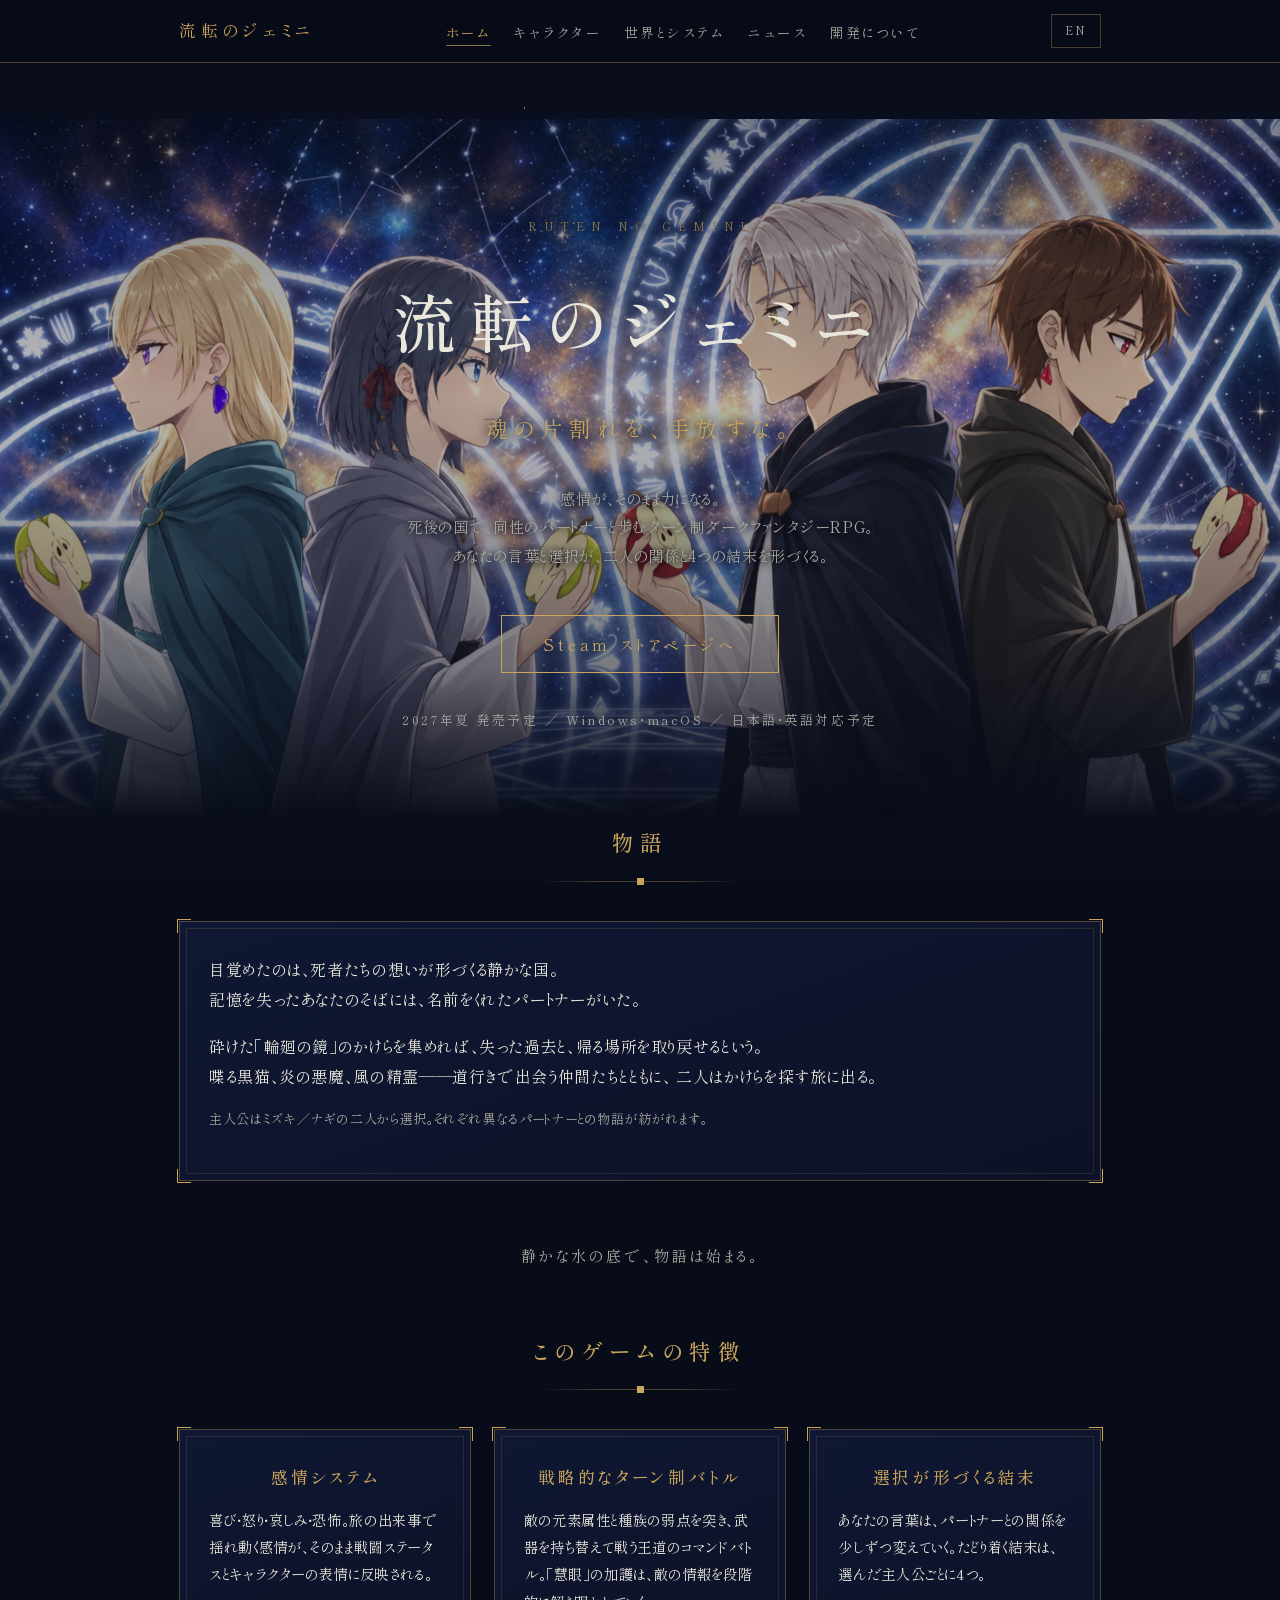
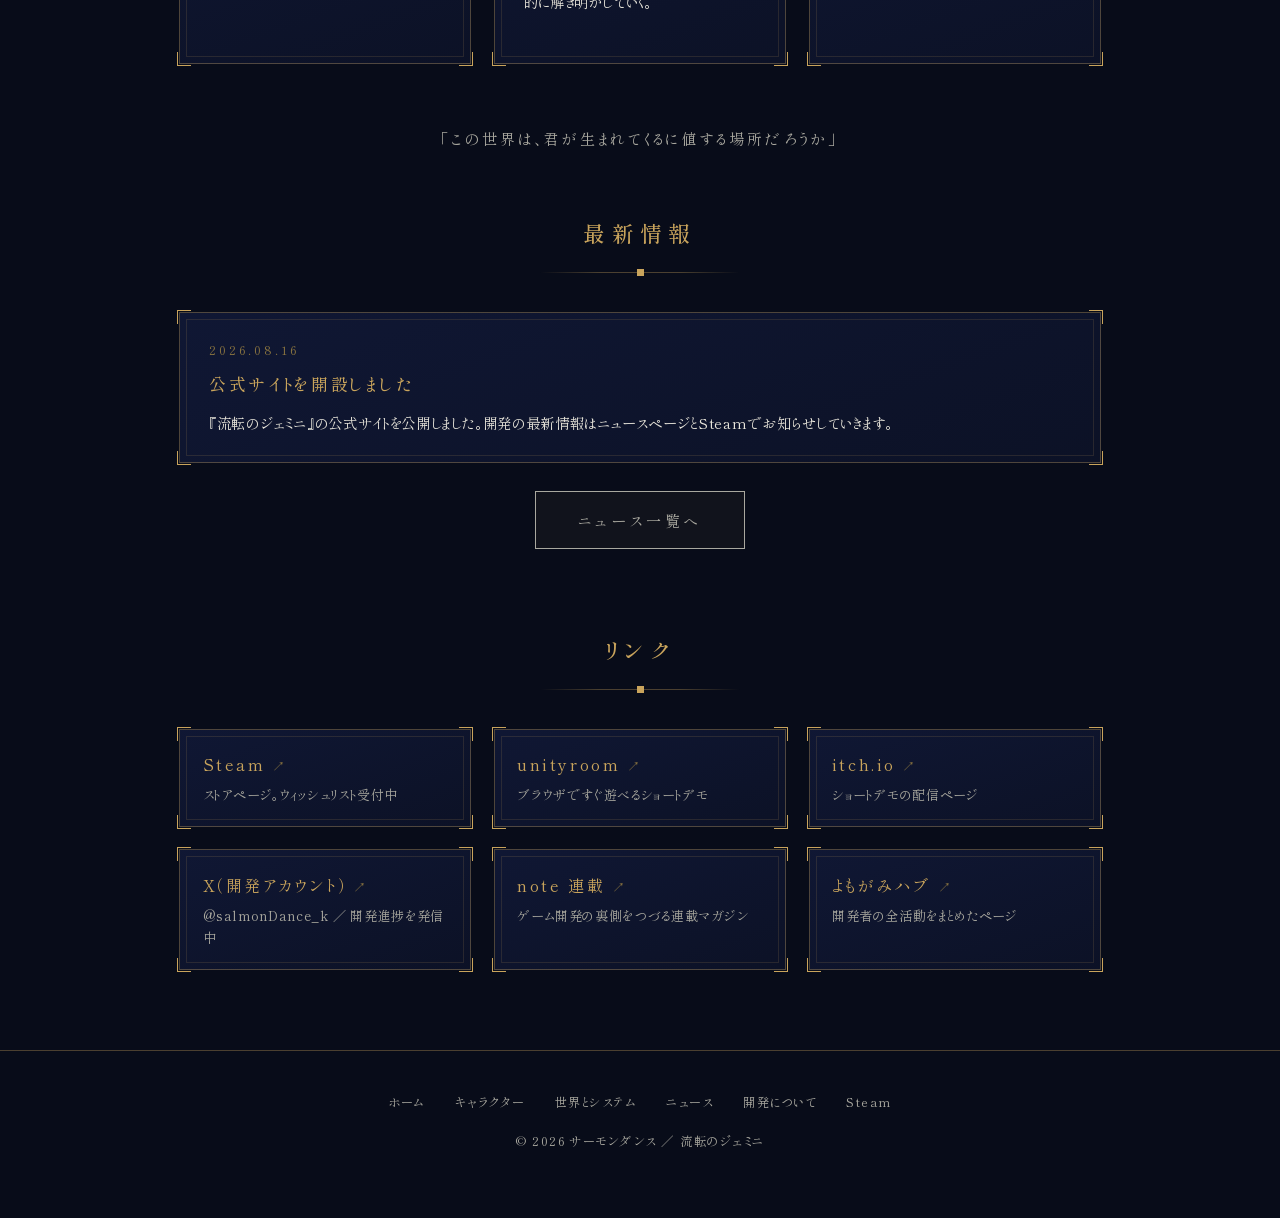
<file: index.html>
<!DOCTYPE html>
<html lang="ja">
<head>
  <meta charset="UTF-8">
  <!-- Google Analytics (GA4) -->
  <script async src="https://www.googletagmanager.com/gtag/js?id=G-FMLRT0RCS9"></script>
  <script>
    window.dataLayer = window.dataLayer || [];
    function gtag(){dataLayer.push(arguments);}
    gtag('js', new Date());
    gtag('config', 'G-FMLRT0RCS9');
  </script>
  <meta name="viewport" content="width=device-width, initial-scale=1.0">
  <title>流転のジェミニ | 公式サイト</title>
  <meta name="description" content="感情が、そのまま力になる。死後の国で、同性のパートナーと歩むターン制ダークファンタジーRPG『流転のジェミニ』公式サイト。2027年夏 Steamにて発売予定。">
  <meta property="og:title" content="流転のジェミニ | 公式サイト">
  <meta property="og:description" content="感情が、そのまま力になる。死後の国で、同性のパートナーと歩むターン制ダークファンタジーRPG。2027年夏 Steamにて発売予定。">
  <meta property="og:type" content="website">
  <meta property="og:url" content="https://gemini.yomolog.net/">
  <meta property="og:image" content="https://gemini.yomolog.net/assets/og-image-20261026.jpg">
  <meta name="twitter:card" content="summary_large_image">
  <link rel="icon" href="data:image/svg+xml,%3Csvg xmlns='http://www.w3.org/2000/svg' viewBox='0 0 32 32'%3E%3Cpolygon points='16,2 30,10 30,24 16,32 2,24 2,10' fill='%23c9a45c'/%3E%3C/svg%3E">
  <link rel="preconnect" href="https://fonts.googleapis.com">
  <link rel="preconnect" href="https://fonts.gstatic.com" crossorigin>
  <link href="https://fonts.googleapis.com/css2?family=Shippori+Mincho:wght@400;500&display=swap" rel="stylesheet">
  <link rel="stylesheet" href="css/style.css?v=20261026">
</head>
<body>
  <div class="starfield" aria-hidden="true"></div>

  <header>
    <div class="header-inner">
      <a class="site-title" href="index.html">流転のジェミニ</a>
      <nav>
        <ul>
          <li><a href="index.html" class="current">ホーム</a></li>
          <li><a href="characters.html">キャラクター</a></li>
          <li><a href="world.html">世界とシステム</a></li>
          <li><a href="news.html">ニュース</a></li>
          <li><a href="about.html">開発について</a></li>
        </ul>
      </nav>
      <a class="lang-switch" href="en/index.html" lang="en">EN</a>
    </div>
  </header>

  <main>
    <!-- ヒーロー（キービジュアル: assets/main-visual-20261026.jpg＝タイトル無しクリーン版） -->
    <div class="hero hero-kv">
      <p class="hero-latin">RUTEN NO GEMINI</p>
      <h1>流転のジェミニ</h1>
      <p class="catchcopy">魂の片割れを、手放すな。</p>
      <p class="lead">
        感情が、そのまま力になる。<br>
        <span class="nobr">死後の国で、同性のパートナーと歩む</span><span class="nobr">ターン制ダークファンタジーRPG。</span><br>
        <span class="nobr">あなたの言葉と選択が、</span><span class="nobr">二人の関係と4つの結末を形づくる。</span>
      </p>
      <a class="btn" href="https://store.steampowered.com/app/4764140/?utm_source=official_site&amp;utm_medium=hero_button&amp;utm_campaign=site_top" target="_blank" rel="noopener">Steam ストアページへ</a>
      <p class="hero-meta">2027年夏 発売予定 ／ Windows・macOS ／ 日本語・英語対応予定</p>
    </div>

    <!-- 作品紹介 -->
    <section>
      <h2>物語</h2>
      <div class="frame">
        <p>
          目覚めたのは、死者たちの想いが形づくる静かな国。<br>
          記憶を失ったあなたのそばには、名前をくれたパートナーがいた。
        </p>
        <p>
          砕けた「輪廻の鏡」のかけらを集めれば、失った過去と、帰る場所を取り戻せるという。<br>
          喋る黒猫、炎の悪魔、風の精霊——道行きで出会う仲間たちとともに、
          二人はかけらを探す旅に出る。
        </p>
        <p class="note">
          主人公はミズキ／ナギの二人から選択。それぞれ異なるパートナーとの物語が紡がれます。
        </p>
      </div>
    </section>

    <blockquote>
      静かな水の底で、物語は始まる。
    </blockquote>

    <!-- 特徴 -->
    <section>
      <h2>このゲームの特徴</h2>
      <div class="grid">
        <div class="frame card">
          <h3>感情システム</h3>
          <p>喜び・怒り・哀しみ・恐怖。旅の出来事で揺れ動く感情が、そのまま戦闘ステータスとキャラクターの表情に反映される。</p>
        </div>
        <div class="frame card">
          <h3>戦略的なターン制バトル</h3>
          <p>敵の元素属性と種族の弱点を突き、武器を持ち替えて戦う王道のコマンドバトル。「慧眼」の加護は、敵の情報を段階的に解き明かしていく。</p>
        </div>
        <div class="frame card">
          <h3>選択が形づくる結末</h3>
          <p>あなたの言葉は、パートナーとの関係を少しずつ変えていく。たどり着く結末は、選んだ主人公ごとに4つ。</p>
        </div>
      </div>
    </section>

    <blockquote>
      「この世界は、君が生まれてくるに値する場所だろうか」
    </blockquote>

    <!-- 最新情報 -->
    <section>
      <h2>最新情報</h2>
      <div class="frame news-item">
        <time datetime="2026-08-16">2026.08.16</time>
        <h3>公式サイトを開設しました</h3>
        <p>『流転のジェミニ』の公式サイトを公開しました。開発の最新情報はニュースページとSteamでお知らせしていきます。</p>
      </div>
      <p style="text-align:center; margin-top:1.8rem;">
        <a class="btn btn-sub" href="news.html">ニュース一覧へ</a>
      </p>
    </section>

    <!-- リンク集 -->
    <section>
      <h2>リンク</h2>
      <div class="grid link-grid">
        <a class="frame link-card" href="https://store.steampowered.com/app/4764140/?utm_source=official_site&amp;utm_medium=links_section&amp;utm_campaign=site_top" target="_blank" rel="noopener">
          <span class="link-name">Steam</span>
          <span class="link-desc">ストアページ。ウィッシュリスト受付中</span>
        </a>
        <a class="frame link-card" href="https://unityroom.com/games/geminiinflux" target="_blank" rel="noopener">
          <span class="link-name">unityroom</span>
          <span class="link-desc">ブラウザですぐ遊べるショートデモ</span>
        </a>
        <a class="frame link-card" href="https://osakanae.itch.io/gemini-in-flux" target="_blank" rel="noopener">
          <span class="link-name">itch.io</span>
          <span class="link-desc">ショートデモの配信ページ</span>
        </a>
        <a class="frame link-card" href="https://x.com/salmonDance_k" target="_blank" rel="noopener">
          <span class="link-name">X（開発アカウント）</span>
          <span class="link-desc">@salmonDance_k ／ 開発進捗を発信中</span>
        </a>
        <a class="frame link-card" href="https://note.com/chozaijim/m/md2810ffc778c" target="_blank" rel="noopener">
          <span class="link-name">note 連載</span>
          <span class="link-desc">ゲーム開発の裏側をつづる連載マガジン</span>
        </a>
        <a class="frame link-card" href="https://kanae-yomo-dev.github.io/" target="_blank" rel="noopener">
          <span class="link-name">よもがみハブ</span>
          <span class="link-desc">開発者の全活動をまとめたページ</span>
        </a>
      </div>
    </section>
  </main>

  <footer>
    <div class="foot-links">
      <a href="index.html">ホーム</a>
      <a href="characters.html">キャラクター</a>
      <a href="world.html">世界とシステム</a>
      <a href="news.html">ニュース</a>
      <a href="about.html">開発について</a>
      <a href="https://store.steampowered.com/app/4764140/?utm_source=official_site&amp;utm_medium=footer_link&amp;utm_campaign=site_top" target="_blank" rel="noopener">Steam</a>
    </div>
    <p>&copy; 2026 サーモンダンス ／ 流転のジェミニ</p>
  </footer>
</body>
</html>
</file>
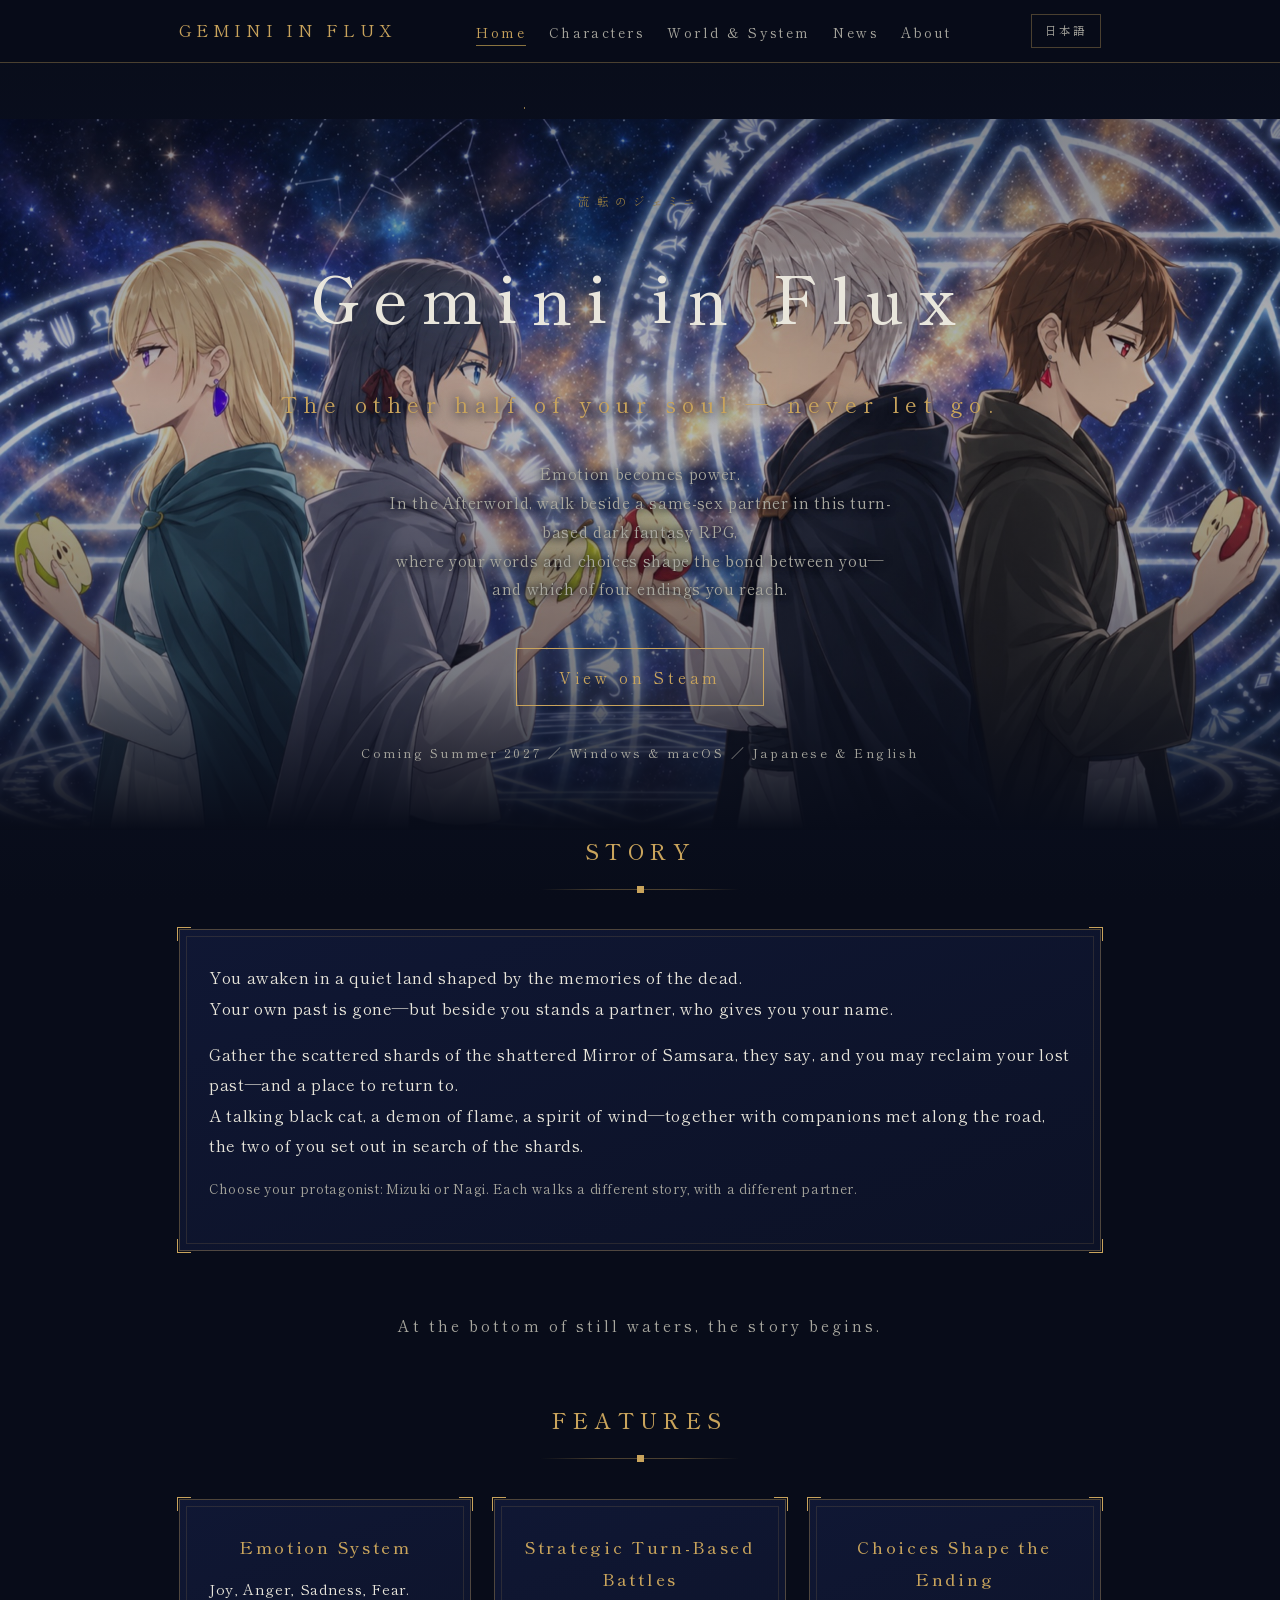
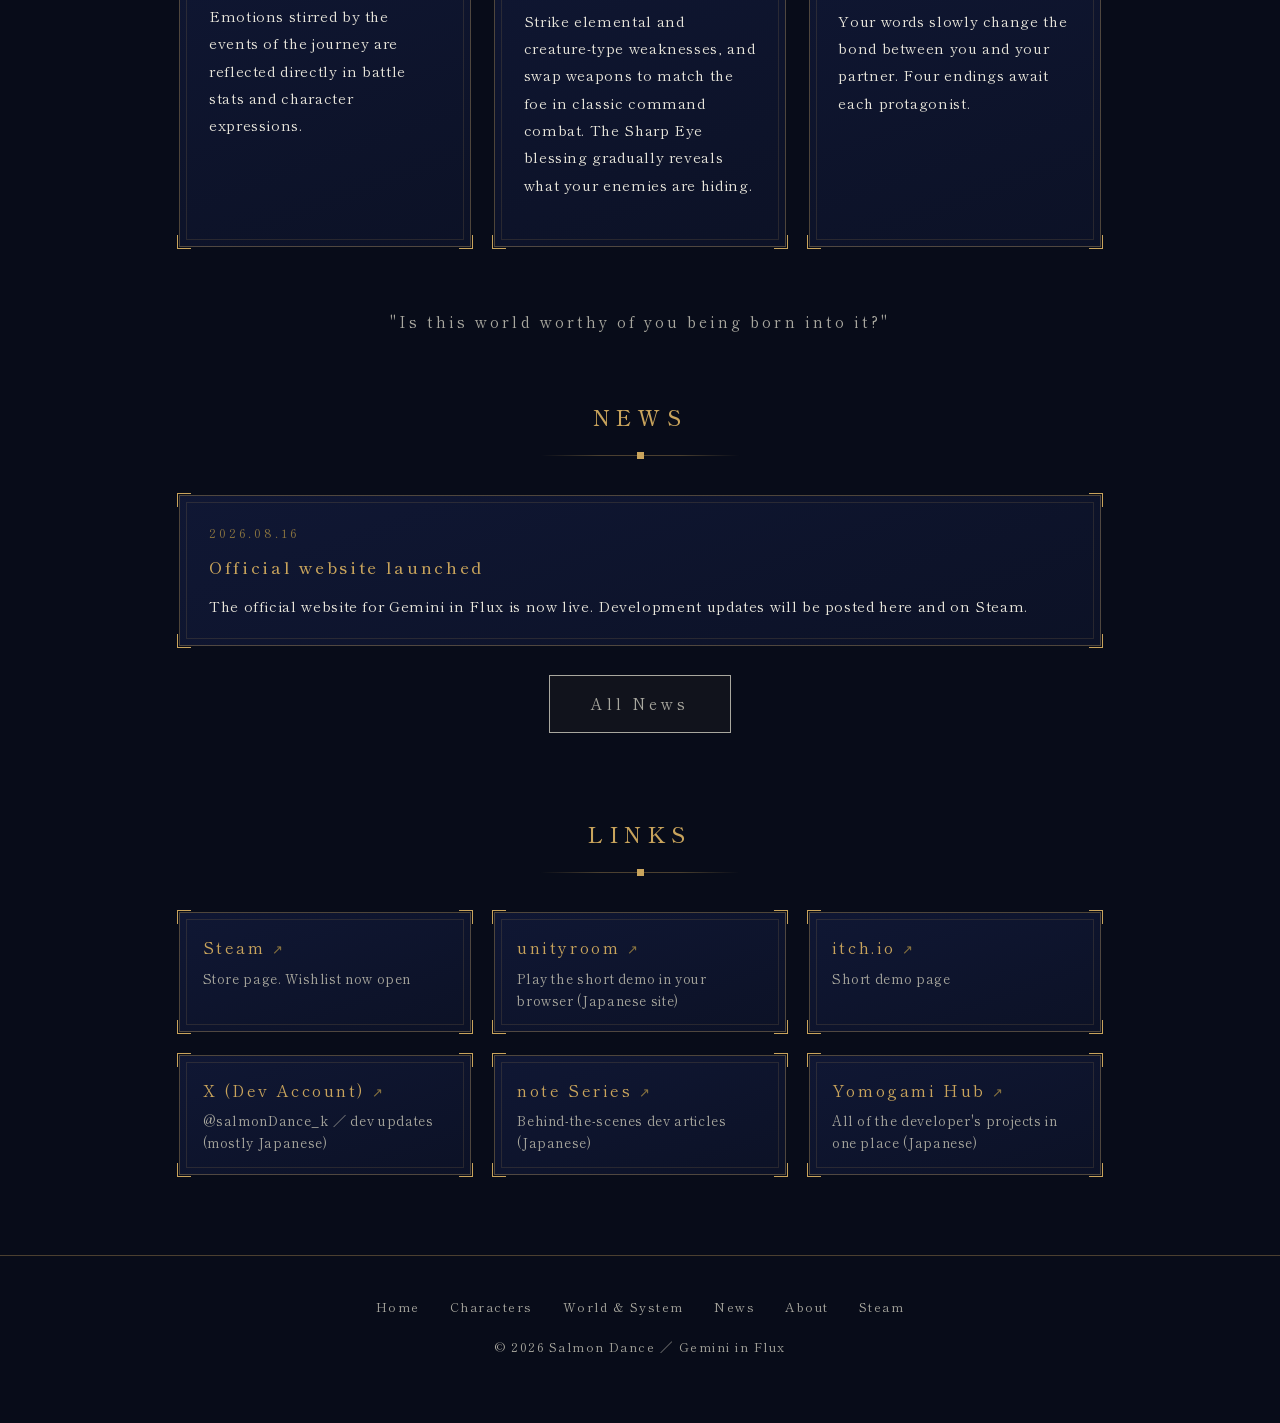
<file: en/index.html>
<!DOCTYPE html>
<html lang="en">
<head>
  <meta charset="UTF-8">
  <!-- Google Analytics (GA4) -->
  <script async src="https://www.googletagmanager.com/gtag/js?id=G-FMLRT0RCS9"></script>
  <script>
    window.dataLayer = window.dataLayer || [];
    function gtag(){dataLayer.push(arguments);}
    gtag('js', new Date());
    gtag('config', 'G-FMLRT0RCS9');
  </script>
  <meta name="viewport" content="width=device-width, initial-scale=1.0">
  <title>Gemini in Flux | Official Site</title>
  <meta name="description" content="Emotion becomes power. In the Afterworld, walk beside a same-sex partner in this turn-based dark fantasy RPG. Coming to Steam in Summer 2027.">
  <meta property="og:title" content="Gemini in Flux | Official Site">
  <meta property="og:description" content="Emotion becomes power. In the Afterworld, walk beside a same-sex partner in this turn-based dark fantasy RPG. Coming to Steam in Summer 2027.">
  <meta property="og:type" content="website">
  <meta property="og:url" content="https://gemini.yomolog.net/en/">
  <meta property="og:image" content="https://gemini.yomolog.net/assets/og-image-20261026.jpg">
  <meta name="twitter:card" content="summary_large_image">
  <link rel="icon" href="data:image/svg+xml,%3Csvg xmlns='http://www.w3.org/2000/svg' viewBox='0 0 32 32'%3E%3Cpolygon points='16,2 30,10 30,24 16,32 2,24 2,10' fill='%23c9a45c'/%3E%3C/svg%3E">
  <link rel="preconnect" href="https://fonts.googleapis.com">
  <link rel="preconnect" href="https://fonts.gstatic.com" crossorigin>
  <link href="https://fonts.googleapis.com/css2?family=Shippori+Mincho:wght@400;500&display=swap" rel="stylesheet">
  <link rel="stylesheet" href="../css/style.css?v=20261026">
</head>
<body>
  <div class="starfield" aria-hidden="true"></div>

  <header>
    <div class="header-inner">
      <a class="site-title" href="index.html">GEMINI IN FLUX</a>
      <nav>
        <ul>
          <li><a href="index.html" class="current">Home</a></li>
          <li><a href="characters.html">Characters</a></li>
          <li><a href="world.html">World &amp; System</a></li>
          <li><a href="news.html">News</a></li>
          <li><a href="about.html">About</a></li>
        </ul>
      </nav>
      <a class="lang-switch" href="../index.html" lang="ja">日本語</a>
    </div>
  </header>

  <main>
    <!-- Hero (key visual: ../assets/main-visual-20261026.jpg, clean version without title) -->
    <div class="hero hero-kv">
      <p class="hero-latin">流転のジェミニ</p>
      <h1>Gemini in Flux</h1>
      <p class="catchcopy">The other half of your soul — never let go.</p>
      <p class="lead">
        Emotion becomes power.<br>
        In the Afterworld, walk beside a same-sex partner in this turn-based dark fantasy RPG,<br>
        where your words and choices shape the bond between you—and which of four endings you reach.
      </p>
      <a class="btn" href="https://store.steampowered.com/app/4764140/?utm_source=official_site&amp;utm_medium=hero_button&amp;utm_campaign=site_top&amp;utm_content=en" target="_blank" rel="noopener">View on Steam</a>
      <p class="hero-meta">Coming Summer 2027 ／ Windows &amp; macOS ／ Japanese &amp; English</p>
    </div>

    <!-- Story -->
    <section>
      <h2>STORY</h2>
      <div class="frame">
        <p>
          You awaken in a quiet land shaped by the memories of the dead.<br>
          Your own past is gone—but beside you stands a partner, who gives you your name.
        </p>
        <p>
          Gather the scattered shards of the shattered Mirror of Samsara, they say,
          and you may reclaim your lost past—and a place to return to.<br>
          A talking black cat, a demon of flame, a spirit of wind—together with
          companions met along the road, the two of you set out in search of the shards.
        </p>
        <p class="note">
          Choose your protagonist: Mizuki or Nagi. Each walks a different story, with a different partner.
        </p>
      </div>
    </section>

    <blockquote>
      At the bottom of still waters, the story begins.
    </blockquote>

    <!-- Features -->
    <section>
      <h2>FEATURES</h2>
      <div class="grid">
        <div class="frame card">
          <h3>Emotion System</h3>
          <p>Joy, Anger, Sadness, Fear. Emotions stirred by the events of the journey are reflected directly in battle stats and character expressions.</p>
        </div>
        <div class="frame card">
          <h3>Strategic Turn-Based Battles</h3>
          <p>Strike elemental and creature-type weaknesses, and swap weapons to match the foe in classic command combat. The Sharp Eye blessing gradually reveals what your enemies are hiding.</p>
        </div>
        <div class="frame card">
          <h3>Choices Shape the Ending</h3>
          <p>Your words slowly change the bond between you and your partner. Four endings await each protagonist.</p>
        </div>
      </div>
    </section>

    <blockquote>
      "Is this world worthy of you being born into it?"
    </blockquote>

    <!-- News -->
    <section>
      <h2>NEWS</h2>
      <div class="frame news-item">
        <time datetime="2026-08-16">2026.08.16</time>
        <h3>Official website launched</h3>
        <p>The official website for Gemini in Flux is now live. Development updates will be posted here and on Steam.</p>
      </div>
      <p style="text-align:center; margin-top:1.8rem;">
        <a class="btn btn-sub" href="news.html">All News</a>
      </p>
    </section>

    <!-- Links -->
    <section>
      <h2>LINKS</h2>
      <div class="grid link-grid">
        <a class="frame link-card" href="https://store.steampowered.com/app/4764140/?utm_source=official_site&amp;utm_medium=links_section&amp;utm_campaign=site_top&amp;utm_content=en" target="_blank" rel="noopener">
          <span class="link-name">Steam</span>
          <span class="link-desc">Store page. Wishlist now open</span>
        </a>
        <a class="frame link-card" href="https://unityroom.com/games/geminiinflux" target="_blank" rel="noopener">
          <span class="link-name">unityroom</span>
          <span class="link-desc">Play the short demo in your browser (Japanese site)</span>
        </a>
        <a class="frame link-card" href="https://osakanae.itch.io/gemini-in-flux" target="_blank" rel="noopener">
          <span class="link-name">itch.io</span>
          <span class="link-desc">Short demo page</span>
        </a>
        <a class="frame link-card" href="https://x.com/salmonDance_k" target="_blank" rel="noopener">
          <span class="link-name">X (Dev Account)</span>
          <span class="link-desc">@salmonDance_k ／ dev updates (mostly Japanese)</span>
        </a>
        <a class="frame link-card" href="https://note.com/chozaijim/m/md2810ffc778c" target="_blank" rel="noopener">
          <span class="link-name">note Series</span>
          <span class="link-desc">Behind-the-scenes dev articles (Japanese)</span>
        </a>
        <a class="frame link-card" href="https://kanae-yomo-dev.github.io/" target="_blank" rel="noopener">
          <span class="link-name">Yomogami Hub</span>
          <span class="link-desc">All of the developer's projects in one place (Japanese)</span>
        </a>
      </div>
    </section>
  </main>

  <footer>
    <div class="foot-links">
      <a href="index.html">Home</a>
      <a href="characters.html">Characters</a>
      <a href="world.html">World &amp; System</a>
      <a href="news.html">News</a>
      <a href="about.html">About</a>
      <a href="https://store.steampowered.com/app/4764140/?utm_source=official_site&amp;utm_medium=footer_link&amp;utm_campaign=site_top&amp;utm_content=en" target="_blank" rel="noopener">Steam</a>
    </div>
    <p>&copy; 2026 Salmon Dance ／ Gemini in Flux</p>
  </footer>
</body>
</html>
</file>
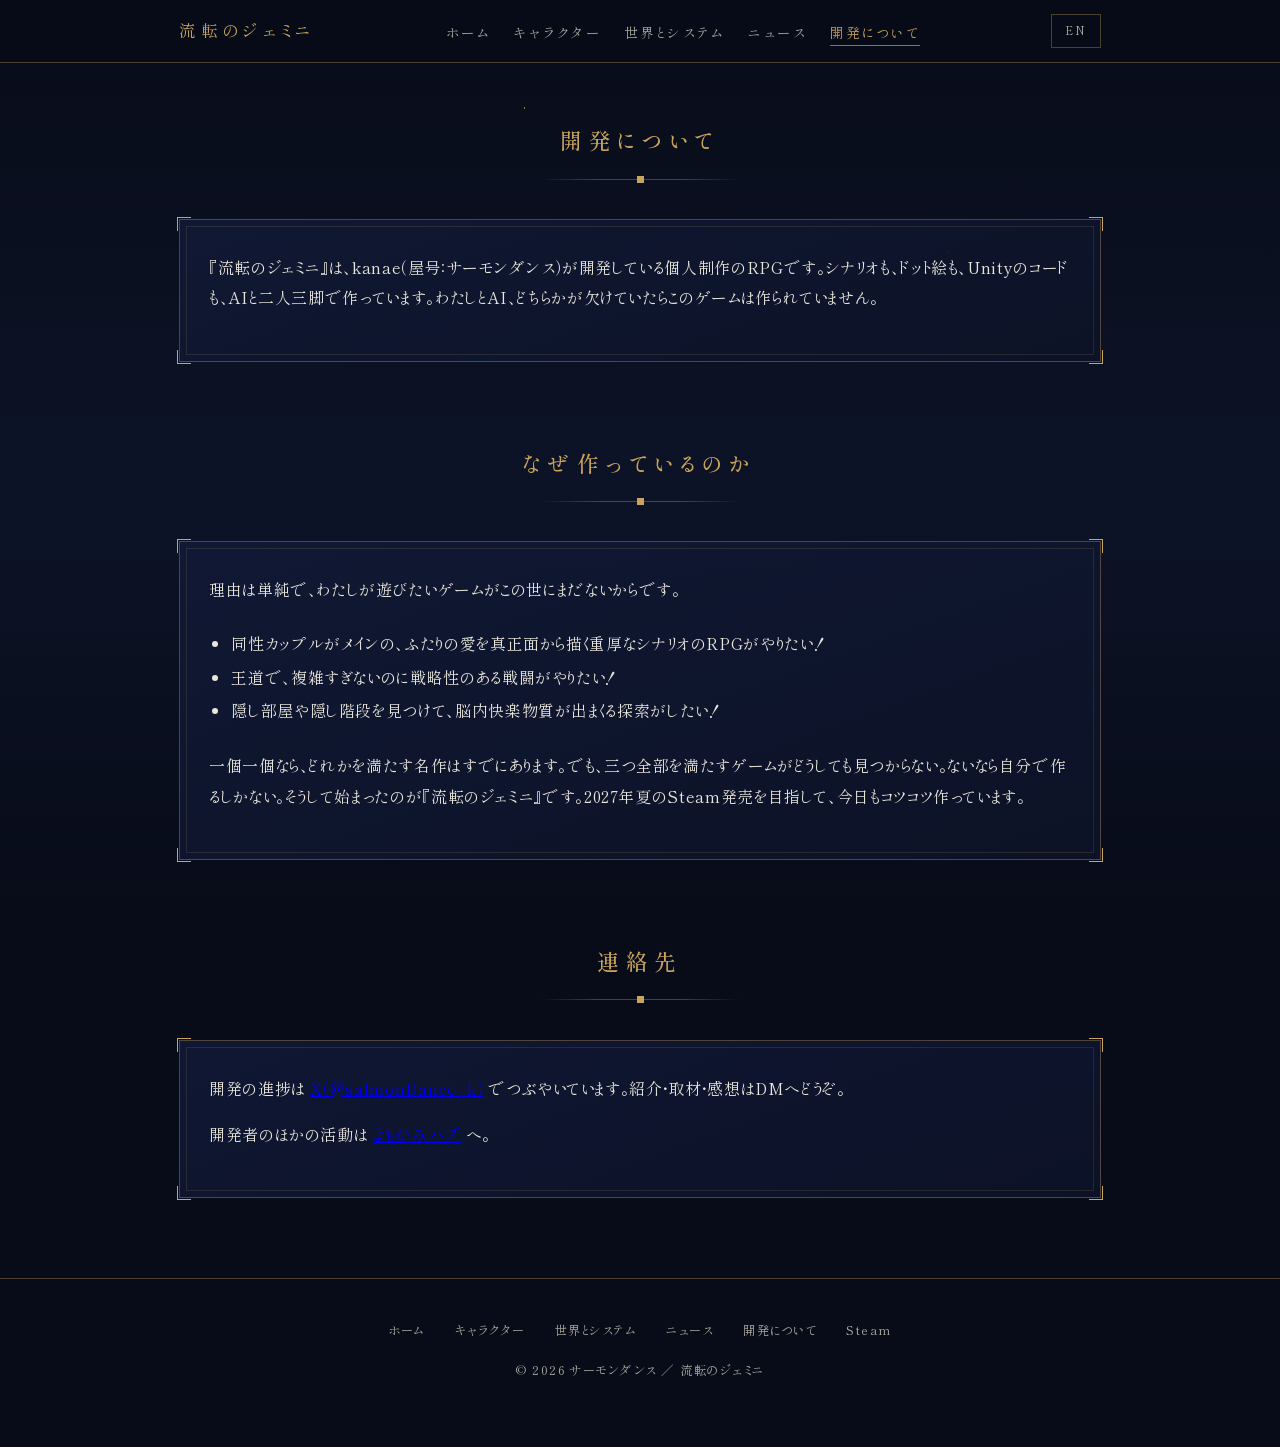
<file: about.html>
<!DOCTYPE html>
<html lang="ja">
<head>
  <meta charset="UTF-8">
  <!-- Google Analytics (GA4) -->
  <script async src="https://www.googletagmanager.com/gtag/js?id=G-FMLRT0RCS9"></script>
  <script>
    window.dataLayer = window.dataLayer || [];
    function gtag(){dataLayer.push(arguments);}
    gtag('js', new Date());
    gtag('config', 'G-FMLRT0RCS9');
  </script>
  <meta name="viewport" content="width=device-width, initial-scale=1.0">
  <title>開発について | 流転のジェミニ</title>
  <meta name="description" content="『流転のジェミニ』の開発者紹介。kanae（屋号：サーモンダンス）がAIと二人三脚で作る個人制作のRPGです。">
  <meta property="og:title" content="開発について | 流転のジェミニ">
  <meta property="og:description" content="『流転のジェミニ』の開発者紹介。kanae（屋号：サーモンダンス）がAIと二人三脚で作る個人制作のRPGです。">
  <meta property="og:type" content="website">
  <meta property="og:url" content="https://gemini.yomolog.net/about.html">
  <meta property="og:image" content="https://gemini.yomolog.net/assets/og-image-20261026.jpg">
  <meta name="twitter:card" content="summary_large_image">
  <link rel="icon" href="data:image/svg+xml,%3Csvg xmlns='http://www.w3.org/2000/svg' viewBox='0 0 32 32'%3E%3Cpolygon points='16,2 30,10 30,24 16,32 2,24 2,10' fill='%23c9a45c'/%3E%3C/svg%3E">
  <link rel="preconnect" href="https://fonts.googleapis.com">
  <link rel="preconnect" href="https://fonts.gstatic.com" crossorigin>
  <link href="https://fonts.googleapis.com/css2?family=Shippori+Mincho:wght@400;500&display=swap" rel="stylesheet">
  <link rel="stylesheet" href="css/style.css?v=20261026">
</head>
<body>
  <div class="starfield" aria-hidden="true"></div>

  <header>
    <div class="header-inner">
      <a class="site-title" href="index.html">流転のジェミニ</a>
      <nav>
        <ul>
          <li><a href="index.html">ホーム</a></li>
          <li><a href="characters.html">キャラクター</a></li>
          <li><a href="world.html">世界とシステム</a></li>
          <li><a href="news.html">ニュース</a></li>
          <li><a href="about.html" class="current">開発について</a></li>
        </ul>
      </nav>
      <a class="lang-switch" href="en/about.html" lang="en">EN</a>
    </div>
  </header>

  <main>
    <section>
      <h2>開発について</h2>
      <div class="frame">
        <p>『流転のジェミニ』は、kanae（屋号：サーモンダンス）が開発している個人制作のRPGです。シナリオも、ドット絵も、Unityのコードも、AIと二人三脚で作っています。わたしとAI、どちらかが欠けていたらこのゲームは作られていません。</p>
      </div>
    </section>

    <section>
      <h2>なぜ作っているのか</h2>
      <div class="frame">
        <p>理由は単純で、わたしが遊びたいゲームがこの世にまだないからです。</p>
        <ul style="margin: 1.4rem 0 1.4rem 1.4em; line-height: 2.1;">
          <li>同性カップルがメインの、ふたりの愛を真正面から描く重厚なシナリオのRPGがやりたい！</li>
          <li>王道で、複雑すぎないのに戦略性のある戦闘がやりたい！</li>
          <li>隠し部屋や隠し階段を見つけて、脳内快楽物質が出まくる探索がしたい！</li>
        </ul>
        <p>一個一個なら、どれかを満たす名作はすでにあります。でも、三つ全部を満たすゲームがどうしても見つからない。ないなら自分で作るしかない。そうして始まったのが『流転のジェミニ』です。2027年夏のSteam発売を目指して、今日もコツコツ作っています。</p>
      </div>
    </section>

    <section>
      <h2>連絡先</h2>
      <div class="frame">
        <p>開発の進捗は <a href="https://x.com/salmonDance_k" target="_blank" rel="noopener">X（@salmonDance_k）</a> でつぶやいています。紹介・取材・感想はDMへどうぞ。</p>
        <p style="margin-top: 0.8rem;">開発者のほかの活動は <a href="https://kanae-yomo-dev.github.io/" target="_blank" rel="noopener">よもがみハブ</a> へ。</p>
      </div>
    </section>
  </main>

  <footer>
    <div class="foot-links">
      <a href="index.html">ホーム</a>
      <a href="characters.html">キャラクター</a>
      <a href="world.html">世界とシステム</a>
      <a href="news.html">ニュース</a>
      <a href="about.html">開発について</a>
      <a href="https://store.steampowered.com/app/4764140/?utm_source=official_site&amp;utm_medium=footer_link&amp;utm_campaign=site_about" target="_blank" rel="noopener">Steam</a>
    </div>
    <p>&copy; 2026 サーモンダンス ／ 流転のジェミニ</p>
  </footer>
</body>
</html>
</file>
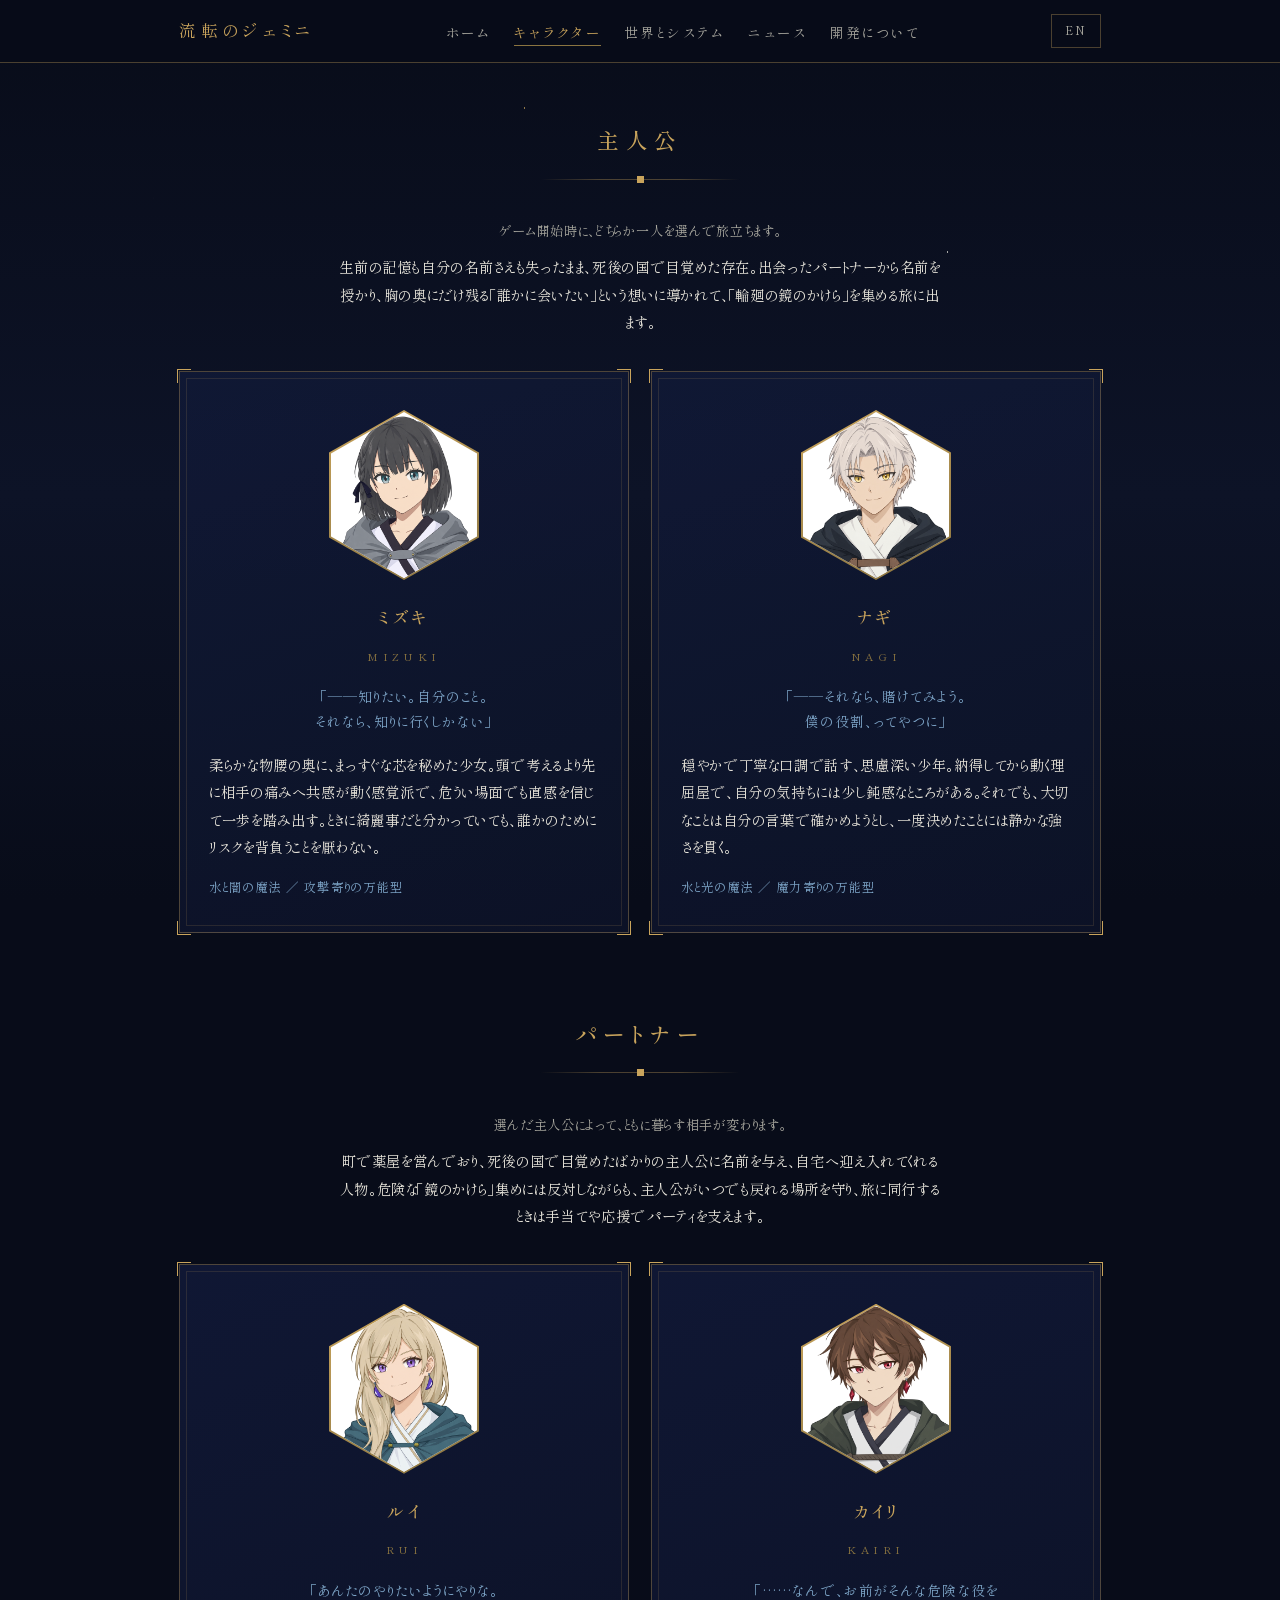
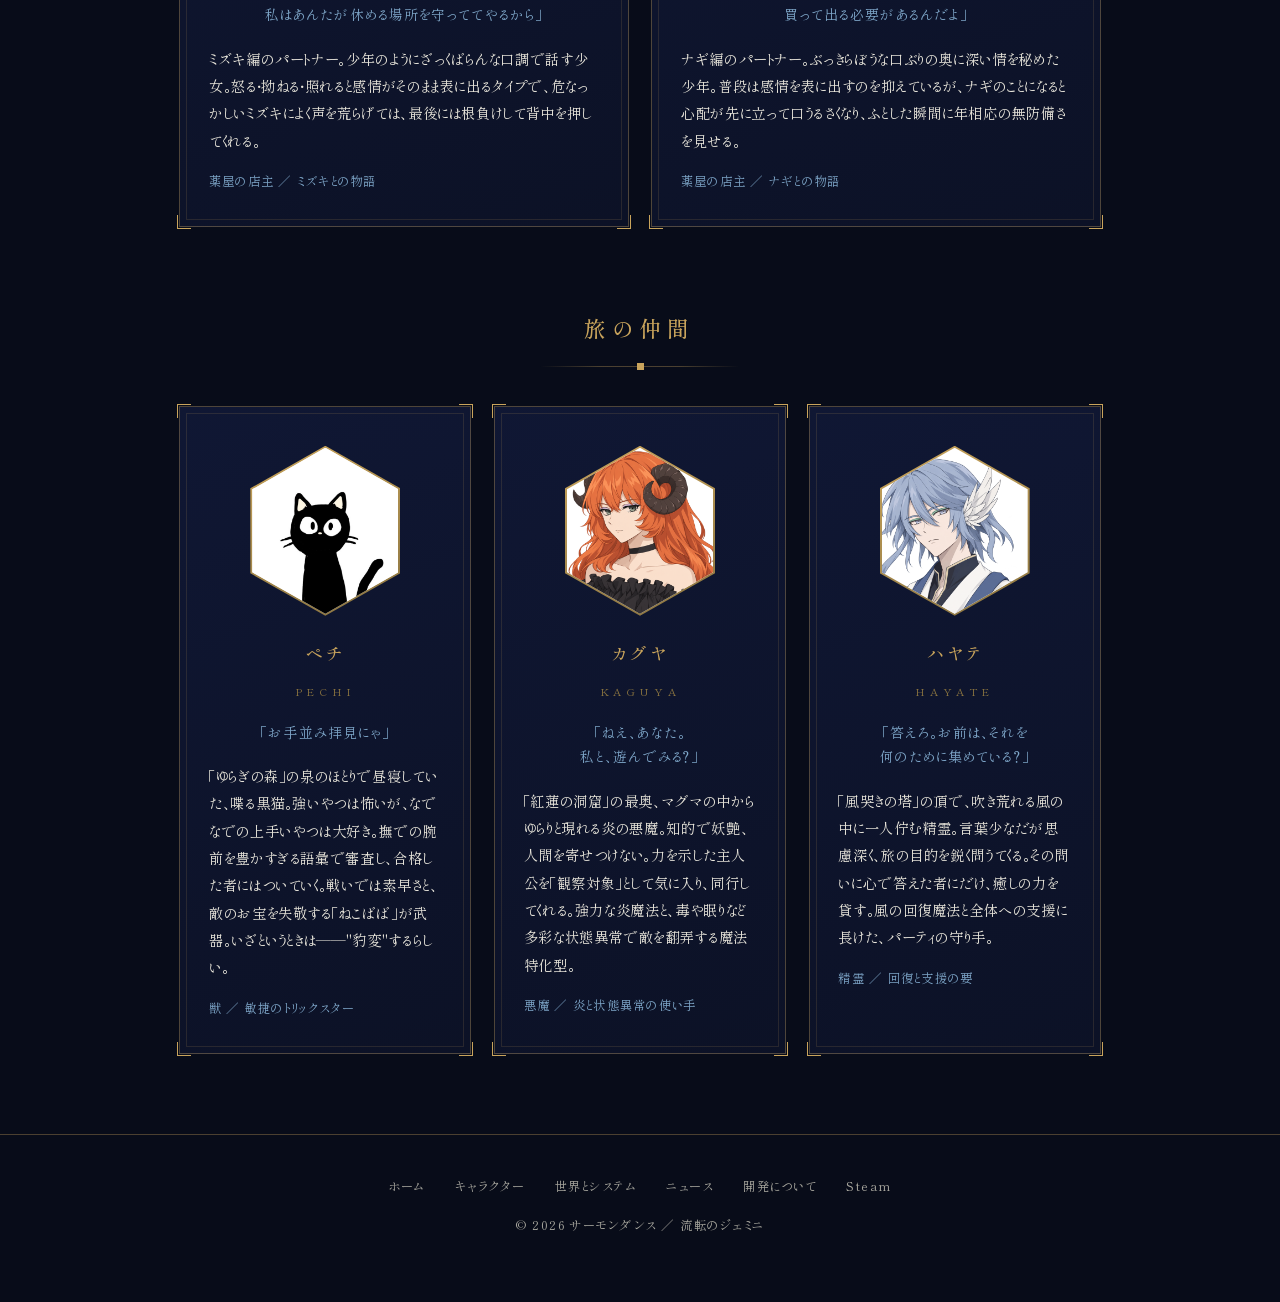
<file: characters.html>
<!DOCTYPE html>
<html lang="ja">
<head>
  <meta charset="UTF-8">
  <!-- Google Analytics (GA4) -->
  <script async src="https://www.googletagmanager.com/gtag/js?id=G-FMLRT0RCS9"></script>
  <script>
    window.dataLayer = window.dataLayer || [];
    function gtag(){dataLayer.push(arguments);}
    gtag('js', new Date());
    gtag('config', 'G-FMLRT0RCS9');
  </script>
  <meta name="viewport" content="width=device-width, initial-scale=1.0">
  <title>キャラクター | 流転のジェミニ</title>
  <meta name="description" content="『流転のジェミニ』に登場するキャラクターの紹介。二人の主人公と、それぞれのパートナー、旅をともにする仲間たち。">
  <meta property="og:title" content="キャラクター | 流転のジェミニ">
  <meta property="og:description" content="『流転のジェミニ』に登場するキャラクターの紹介。二人の主人公と、それぞれのパートナー、旅をともにする仲間たち。">
  <meta property="og:type" content="website">
  <meta property="og:url" content="https://gemini.yomolog.net/characters.html">
  <meta property="og:image" content="https://gemini.yomolog.net/assets/og-image-20261026.jpg">
  <meta name="twitter:card" content="summary_large_image">
  <link rel="icon" href="data:image/svg+xml,%3Csvg xmlns='http://www.w3.org/2000/svg' viewBox='0 0 32 32'%3E%3Cpolygon points='16,2 30,10 30,24 16,32 2,24 2,10' fill='%23c9a45c'/%3E%3C/svg%3E">
  <link rel="preconnect" href="https://fonts.googleapis.com">
  <link rel="preconnect" href="https://fonts.gstatic.com" crossorigin>
  <link href="https://fonts.googleapis.com/css2?family=Shippori+Mincho:wght@400;500&display=swap" rel="stylesheet">
  <link rel="stylesheet" href="css/style.css?v=20261027">
</head>
<body>
  <div class="starfield" aria-hidden="true"></div>

  <header>
    <div class="header-inner">
      <a class="site-title" href="index.html">流転のジェミニ</a>
      <nav>
        <ul>
          <li><a href="index.html">ホーム</a></li>
          <li><a href="characters.html" class="current">キャラクター</a></li>
          <li><a href="world.html">世界とシステム</a></li>
          <li><a href="news.html">ニュース</a></li>
          <li><a href="about.html">開発について</a></li>
        </ul>
      </nav>
      <a class="lang-switch" href="en/characters.html" lang="en">EN</a>
    </div>
  </header>

  <main>
    <!-- 主人公 -->
    <section>
      <h2>主人公</h2>
      <div class="sec-lead">
        <p class="note">ゲーム開始時に、どちらか一人を選んで旅立ちます。</p>
        <p>生前の記憶も自分の名前さえも失ったまま、死後の国で目覚めた存在。出会ったパートナーから名前を授かり、胸の奥にだけ残る「誰かに会いたい」という想いに導かれて、「輪廻の鏡のかけら」を集める旅に出ます。</p>
      </div>
      <div class="grid">
        <div class="frame card">
          <div class="portrait"><img src="assets/chara-mizuki-20261026.png" alt="ミズキの肖像"></div>
          <h3>ミズキ</h3>
          <span class="kana">MIZUKI</span>
          <p class="quote">「——知りたい。自分のこと。<br>それなら、知りに行くしかない」</p>
          <p>柔らかな物腰の奥に、まっすぐな芯を秘めた少女。頭で考えるより先に相手の痛みへ共感が動く感覚派で、危うい場面でも直感を信じて一歩を踏み出す。ときに綺麗事だと分かっていても、誰かのためにリスクを背負うことを厭わない。</p>
          <p class="trait">水と闇の魔法 ／ 攻撃寄りの万能型</p>
        </div>
        <div class="frame card">
          <div class="portrait"><img src="assets/chara-nagi-20261026-v2.png" alt="ナギの肖像"></div>
          <h3>ナギ</h3>
          <span class="kana">NAGI</span>
          <p class="quote">「——それなら、賭けてみよう。<br>僕の役割、ってやつに」</p>
          <p>穏やかで丁寧な口調で話す、思慮深い少年。納得してから動く理屈屋で、自分の気持ちには少し鈍感なところがある。それでも、大切なことは自分の言葉で確かめようとし、一度決めたことには静かな強さを貫く。</p>
          <p class="trait">水と光の魔法 ／ 魔力寄りの万能型</p>
        </div>
      </div>
    </section>

    <!-- パートナー -->
    <section>
      <h2>パートナー</h2>
      <div class="sec-lead">
        <p class="note">選んだ主人公によって、ともに暮らす相手が変わります。</p>
        <p>町で薬屋を営んでおり、死後の国で目覚めたばかりの主人公に名前を与え、自宅へ迎え入れてくれる人物。危険な「鏡のかけら」集めには反対しながらも、主人公がいつでも戻れる場所を守り、旅に同行するときは手当てや応援でパーティを支えます。</p>
      </div>
      <div class="grid">
        <div class="frame card">
          <div class="portrait"><img src="assets/chara-rui-20261026.png" alt="ルイの肖像"></div>
          <h3>ルイ</h3>
          <span class="kana">RUI</span>
          <p class="quote">「あんたのやりたいようにやりな。<br>私はあんたが休める場所を守っててやるから」</p>
          <p>ミズキ編のパートナー。少年のようにざっくばらんな口調で話す少女。怒る・拗ねる・照れると感情がそのまま表に出るタイプで、危なっかしいミズキによく声を荒らげては、最後には根負けして背中を押してくれる。</p>
          <p class="trait">薬屋の店主 ／ ミズキとの物語</p>
        </div>
        <div class="frame card">
          <div class="portrait"><img src="assets/chara-kairi-20261026.png" alt="カイリの肖像"></div>
          <h3>カイリ</h3>
          <span class="kana">KAIRI</span>
          <p class="quote">「……なんで、お前がそんな危険な役を<br>買って出る必要があるんだよ」</p>
          <p>ナギ編のパートナー。ぶっきらぼうな口ぶりの奥に深い情を秘めた少年。普段は感情を表に出すのを抑えているが、ナギのことになると心配が先に立って口うるさくなり、ふとした瞬間に年相応の無防備さを見せる。</p>
          <p class="trait">薬屋の店主 ／ ナギとの物語</p>
        </div>
      </div>
    </section>

    <!-- 仲間 -->
    <section>
      <h2>旅の仲間</h2>
      <div class="grid">
        <div class="frame card">
          <div class="portrait"><img src="assets/chara-pechi.jpg" alt="ペチの肖像"></div>
          <h3>ペチ</h3>
          <span class="kana">PECHI</span>
          <p class="quote">「お手並み拝見にゃ」</p>
          <p>「ゆらぎの森」の泉のほとりで昼寝していた、喋る黒猫。強いやつは怖いが、なでなでの上手いやつは大好き。撫での腕前を豊かすぎる語彙で審査し、合格した者にはついていく。戦いでは素早さと、敵のお宝を失敬する「ねこばば」が武器。いざというときは——"豹変"するらしい。</p>
          <p class="trait">獣 ／ 敏捷のトリックスター</p>
        </div>
        <div class="frame card">
          <div class="portrait"><img src="assets/chara-kaguya-20261026.png" alt="カグヤの肖像"></div>
          <h3>カグヤ</h3>
          <span class="kana">KAGUYA</span>
          <p class="quote">「ねえ、あなた。<br>私と、遊んでみる？」</p>
          <p>「紅蓮の洞窟」の最奥、マグマの中からゆらりと現れる炎の悪魔。知的で妖艶、人間を寄せつけない。力を示した主人公を「観察対象」として気に入り、同行してくれる。強力な炎魔法と、毒や眠りなど多彩な状態異常で敵を翻弄する魔法特化型。</p>
          <p class="trait">悪魔 ／ 炎と状態異常の使い手</p>
        </div>
        <div class="frame card">
          <div class="portrait"><img src="assets/chara-hayate-20261026.png" alt="ハヤテの肖像"></div>
          <h3>ハヤテ</h3>
          <span class="kana">HAYATE</span>
          <p class="quote">「答えろ。お前は、それを<br>何のために集めている？」</p>
          <p>「風哭きの塔」の頂で、吹き荒れる風の中に一人佇む精霊。言葉少なだが思慮深く、旅の目的を鋭く問うてくる。その問いに心で答えた者にだけ、癒しの力を貸す。風の回復魔法と全体への支援に長けた、パーティの守り手。</p>
          <p class="trait">精霊 ／ 回復と支援の要</p>
        </div>
      </div>
    </section>
  </main>

  <footer>
    <div class="foot-links">
      <a href="index.html">ホーム</a>
      <a href="characters.html">キャラクター</a>
      <a href="world.html">世界とシステム</a>
      <a href="news.html">ニュース</a>
      <a href="about.html">開発について</a>
      <a href="https://store.steampowered.com/app/4764140/?utm_source=official_site&amp;utm_medium=footer_link&amp;utm_campaign=site_characters" target="_blank" rel="noopener">Steam</a>
    </div>
    <p>&copy; 2026 サーモンダンス ／ 流転のジェミニ</p>
  </footer>
</body>
</html>
</file>
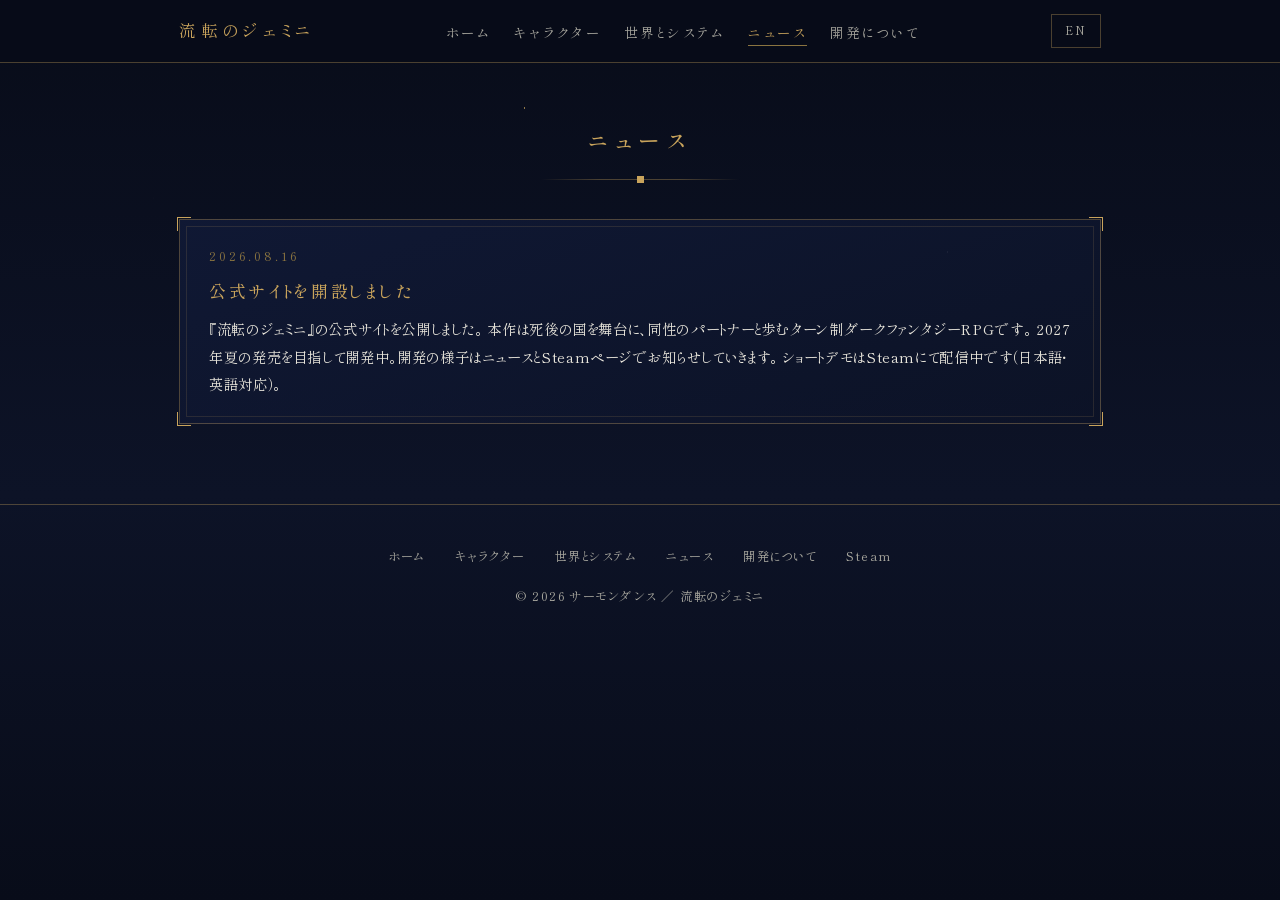
<file: news.html>
<!DOCTYPE html>
<html lang="ja">
<head>
  <meta charset="UTF-8">
  <!-- Google Analytics (GA4) -->
  <script async src="https://www.googletagmanager.com/gtag/js?id=G-FMLRT0RCS9"></script>
  <script>
    window.dataLayer = window.dataLayer || [];
    function gtag(){dataLayer.push(arguments);}
    gtag('js', new Date());
    gtag('config', 'G-FMLRT0RCS9');
  </script>
  <meta name="viewport" content="width=device-width, initial-scale=1.0">
  <title>ニュース | 流転のジェミニ</title>
  <meta name="description" content="『流転のジェミニ』の開発ニュース・お知らせ一覧。">
  <meta property="og:title" content="ニュース | 流転のジェミニ">
  <meta property="og:description" content="『流転のジェミニ』の開発ニュース・お知らせ一覧。">
  <meta property="og:type" content="website">
  <meta property="og:url" content="https://gemini.yomolog.net/news.html">
  <meta property="og:image" content="https://gemini.yomolog.net/assets/og-image-20261026.jpg">
  <meta name="twitter:card" content="summary_large_image">
  <link rel="icon" href="data:image/svg+xml,%3Csvg xmlns='http://www.w3.org/2000/svg' viewBox='0 0 32 32'%3E%3Cpolygon points='16,2 30,10 30,24 16,32 2,24 2,10' fill='%23c9a45c'/%3E%3C/svg%3E">
  <link rel="preconnect" href="https://fonts.googleapis.com">
  <link rel="preconnect" href="https://fonts.gstatic.com" crossorigin>
  <link href="https://fonts.googleapis.com/css2?family=Shippori+Mincho:wght@400;500&display=swap" rel="stylesheet">
  <link rel="stylesheet" href="css/style.css?v=20261026">
</head>
<body>
  <div class="starfield" aria-hidden="true"></div>

  <header>
    <div class="header-inner">
      <a class="site-title" href="index.html">流転のジェミニ</a>
      <nav>
        <ul>
          <li><a href="index.html">ホーム</a></li>
          <li><a href="characters.html">キャラクター</a></li>
          <li><a href="world.html">世界とシステム</a></li>
          <li><a href="news.html" class="current">ニュース</a></li>
          <li><a href="about.html">開発について</a></li>
        </ul>
      </nav>
      <a class="lang-switch" href="en/news.html" lang="en">EN</a>
    </div>
  </header>

  <main>
    <section>
      <h2>ニュース</h2>

      <!-- 新しい記事はこの直下に .frame.news-item を追加していく（新しい順） -->
      <div class="frame news-item">
        <time datetime="2026-08-16">2026.08.16</time>
        <h3>公式サイトを開設しました</h3>
        <p>
          『流転のジェミニ』の公式サイトを公開しました。
          本作は死後の国を舞台に、同性のパートナーと歩むターン制ダークファンタジーRPGです。
          2027年夏の発売を目指して開発中。開発の様子はニュースとSteamページでお知らせしていきます。
          ショートデモはSteamにて配信中です（日本語・英語対応）。
        </p>
      </div>

    </section>
  </main>

  <footer>
    <div class="foot-links">
      <a href="index.html">ホーム</a>
      <a href="characters.html">キャラクター</a>
      <a href="world.html">世界とシステム</a>
      <a href="news.html">ニュース</a>
      <a href="about.html">開発について</a>
      <a href="https://store.steampowered.com/app/4764140/?utm_source=official_site&amp;utm_medium=footer_link&amp;utm_campaign=site_news" target="_blank" rel="noopener">Steam</a>
    </div>
    <p>&copy; 2026 サーモンダンス ／ 流転のジェミニ</p>
  </footer>
</body>
</html>
</file>
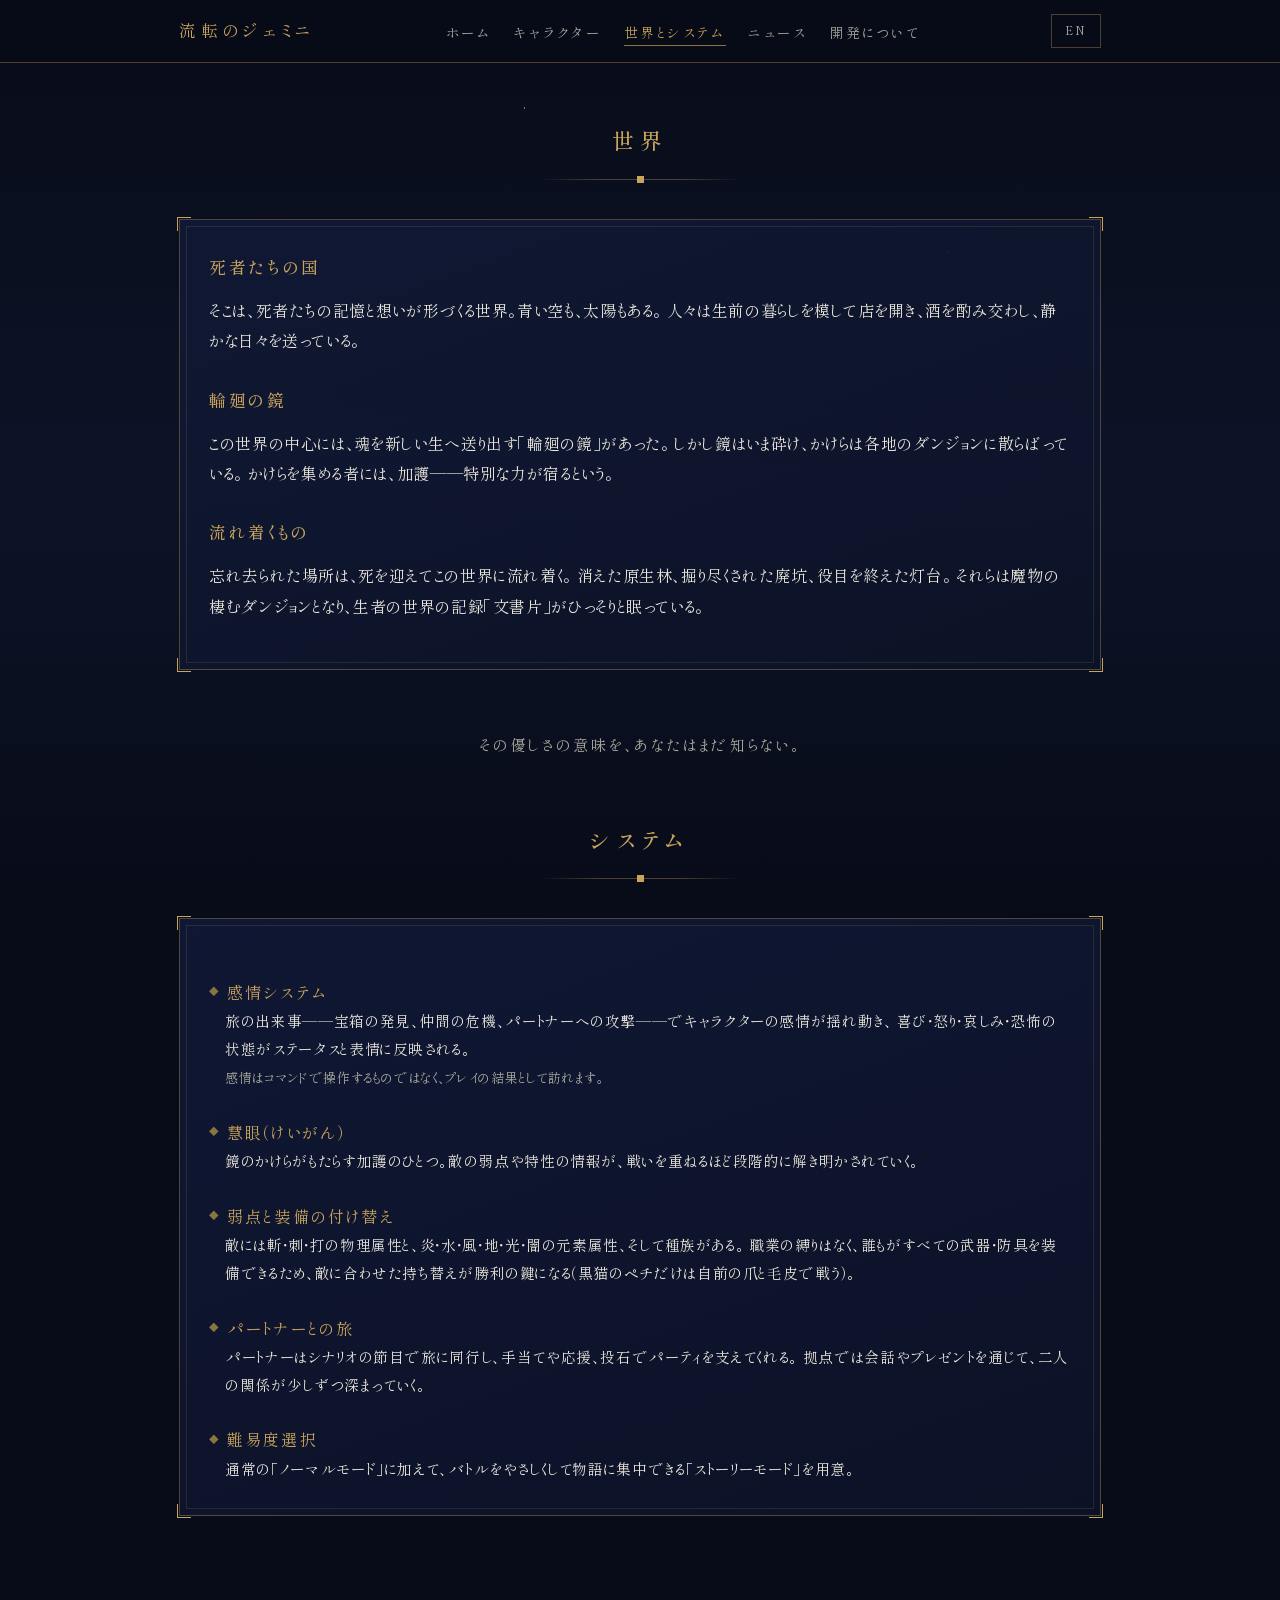
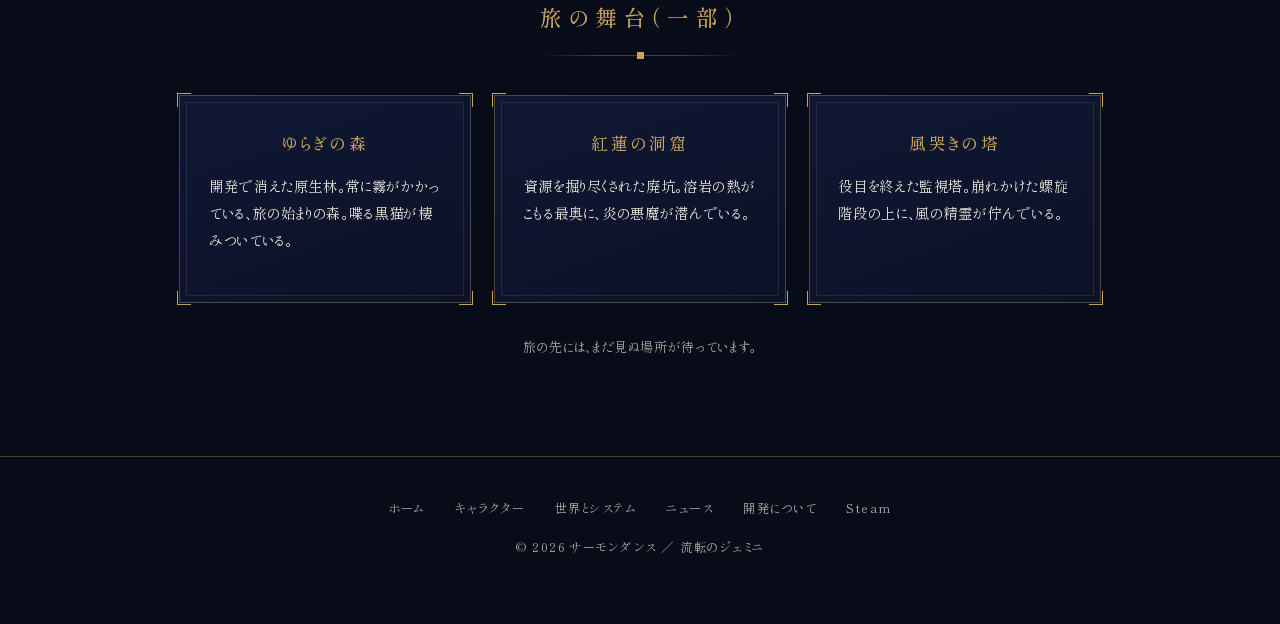
<file: world.html>
<!DOCTYPE html>
<html lang="ja">
<head>
  <meta charset="UTF-8">
  <!-- Google Analytics (GA4) -->
  <script async src="https://www.googletagmanager.com/gtag/js?id=G-FMLRT0RCS9"></script>
  <script>
    window.dataLayer = window.dataLayer || [];
    function gtag(){dataLayer.push(arguments);}
    gtag('js', new Date());
    gtag('config', 'G-FMLRT0RCS9');
  </script>
  <meta name="viewport" content="width=device-width, initial-scale=1.0">
  <title>世界とシステム | 流転のジェミニ</title>
  <meta name="description" content="『流転のジェミニ』の世界観とゲームシステムの紹介。死者たちの想いが形づくる死後の国と、感情が力になる戦い。">
  <meta property="og:title" content="世界とシステム | 流転のジェミニ">
  <meta property="og:description" content="『流転のジェミニ』の世界観とゲームシステムの紹介。死者たちの想いが形づくる死後の国と、感情が力になる戦い。">
  <meta property="og:type" content="website">
  <meta property="og:url" content="https://gemini.yomolog.net/world.html">
  <meta property="og:image" content="https://gemini.yomolog.net/assets/og-image-20261026.jpg">
  <meta name="twitter:card" content="summary_large_image">
  <link rel="icon" href="data:image/svg+xml,%3Csvg xmlns='http://www.w3.org/2000/svg' viewBox='0 0 32 32'%3E%3Cpolygon points='16,2 30,10 30,24 16,32 2,24 2,10' fill='%23c9a45c'/%3E%3C/svg%3E">
  <link rel="preconnect" href="https://fonts.googleapis.com">
  <link rel="preconnect" href="https://fonts.gstatic.com" crossorigin>
  <link href="https://fonts.googleapis.com/css2?family=Shippori+Mincho:wght@400;500&display=swap" rel="stylesheet">
  <link rel="stylesheet" href="css/style.css?v=20261026">
</head>
<body>
  <div class="starfield" aria-hidden="true"></div>

  <header>
    <div class="header-inner">
      <a class="site-title" href="index.html">流転のジェミニ</a>
      <nav>
        <ul>
          <li><a href="index.html">ホーム</a></li>
          <li><a href="characters.html">キャラクター</a></li>
          <li><a href="world.html" class="current">世界とシステム</a></li>
          <li><a href="news.html">ニュース</a></li>
          <li><a href="about.html">開発について</a></li>
        </ul>
      </nav>
      <a class="lang-switch" href="en/world.html" lang="en">EN</a>
    </div>
  </header>

  <main>
    <!-- 世界観 -->
    <section>
      <h2>世界</h2>
      <div class="frame">
        <h3>死者たちの国</h3>
        <p>
          そこは、死者たちの記憶と想いが形づくる世界。青い空も、太陽もある。
          人々は生前の暮らしを模して店を開き、酒を酌み交わし、静かな日々を送っている。
        </p>
        <h3 style="margin-top:1.8rem;">輪廻の鏡</h3>
        <p>
          この世界の中心には、魂を新しい生へ送り出す「輪廻の鏡」があった。
          しかし鏡はいま砕け、かけらは各地のダンジョンに散らばっている。
          かけらを集める者には、加護——特別な力が宿るという。
        </p>
        <h3 style="margin-top:1.8rem;">流れ着くもの</h3>
        <p>
          忘れ去られた場所は、死を迎えてこの世界に流れ着く。
          消えた原生林、掘り尽くされた廃坑、役目を終えた灯台。
          それらは魔物の棲むダンジョンとなり、生者の世界の記録「文書片」がひっそりと眠っている。
        </p>
      </div>
    </section>

    <blockquote>
      その優しさの意味を、あなたはまだ知らない。
    </blockquote>

    <!-- システム -->
    <section>
      <h2>システム</h2>
      <div class="frame">
        <dl class="sys-list">
          <dt>感情システム</dt>
          <dd>
            旅の出来事——宝箱の発見、仲間の危機、パートナーへの攻撃——でキャラクターの感情が揺れ動き、
            喜び・怒り・哀しみ・恐怖の状態がステータスと表情に反映される。
            <span class="note">感情はコマンドで操作するものではなく、プレイの結果として訪れます。</span>
          </dd>
          <dt>慧眼（けいがん）</dt>
          <dd>
            鏡のかけらがもたらす加護のひとつ。敵の弱点や特性の情報が、戦いを重ねるほど段階的に解き明かされていく。
          </dd>
          <dt>弱点と装備の付け替え</dt>
          <dd>
            敵には斬・刺・打の物理属性と、炎・水・風・地・光・闇の元素属性、そして種族がある。
            職業の縛りはなく、誰もがすべての武器・防具を装備できるため、敵に合わせた持ち替えが勝利の鍵になる（黒猫のペチだけは自前の爪と毛皮で戦う）。
          </dd>
          <dt>パートナーとの旅</dt>
          <dd>
            パートナーはシナリオの節目で旅に同行し、手当てや応援、投石でパーティを支えてくれる。
            拠点では会話やプレゼントを通じて、二人の関係が少しずつ深まっていく。
          </dd>
          <dt>難易度選択</dt>
          <dd>
            通常の「ノーマルモード」に加えて、バトルをやさしくして物語に集中できる「ストーリーモード」を用意。
          </dd>
        </dl>
      </div>
    </section>

    <!-- ダンジョン -->
    <section>
      <h2>旅の舞台（一部）</h2>
      <div class="grid">
        <div class="frame card">
          <h3>ゆらぎの森</h3>
          <p>開発で消えた原生林。常に霧がかかっている、旅の始まりの森。喋る黒猫が棲みついている。</p>
        </div>
        <div class="frame card">
          <h3>紅蓮の洞窟</h3>
          <p>資源を掘り尽くされた廃坑。溶岩の熱がこもる最奥に、炎の悪魔が潜んでいる。</p>
        </div>
        <div class="frame card">
          <h3>風哭きの塔</h3>
          <p>役目を終えた監視塔。崩れかけた螺旋階段の上に、風の精霊が佇んでいる。</p>
        </div>
      </div>
      <p class="note" style="text-align:center; margin-top:2rem;">旅の先には、まだ見ぬ場所が待っています。</p>
    </section>
  </main>

  <footer>
    <div class="foot-links">
      <a href="index.html">ホーム</a>
      <a href="characters.html">キャラクター</a>
      <a href="world.html">世界とシステム</a>
      <a href="news.html">ニュース</a>
      <a href="about.html">開発について</a>
      <a href="https://store.steampowered.com/app/4764140/?utm_source=official_site&amp;utm_medium=footer_link&amp;utm_campaign=site_world" target="_blank" rel="noopener">Steam</a>
    </div>
    <p>&copy; 2026 サーモンダンス ／ 流転のジェミニ</p>
  </footer>
</body>
</html>
</file>
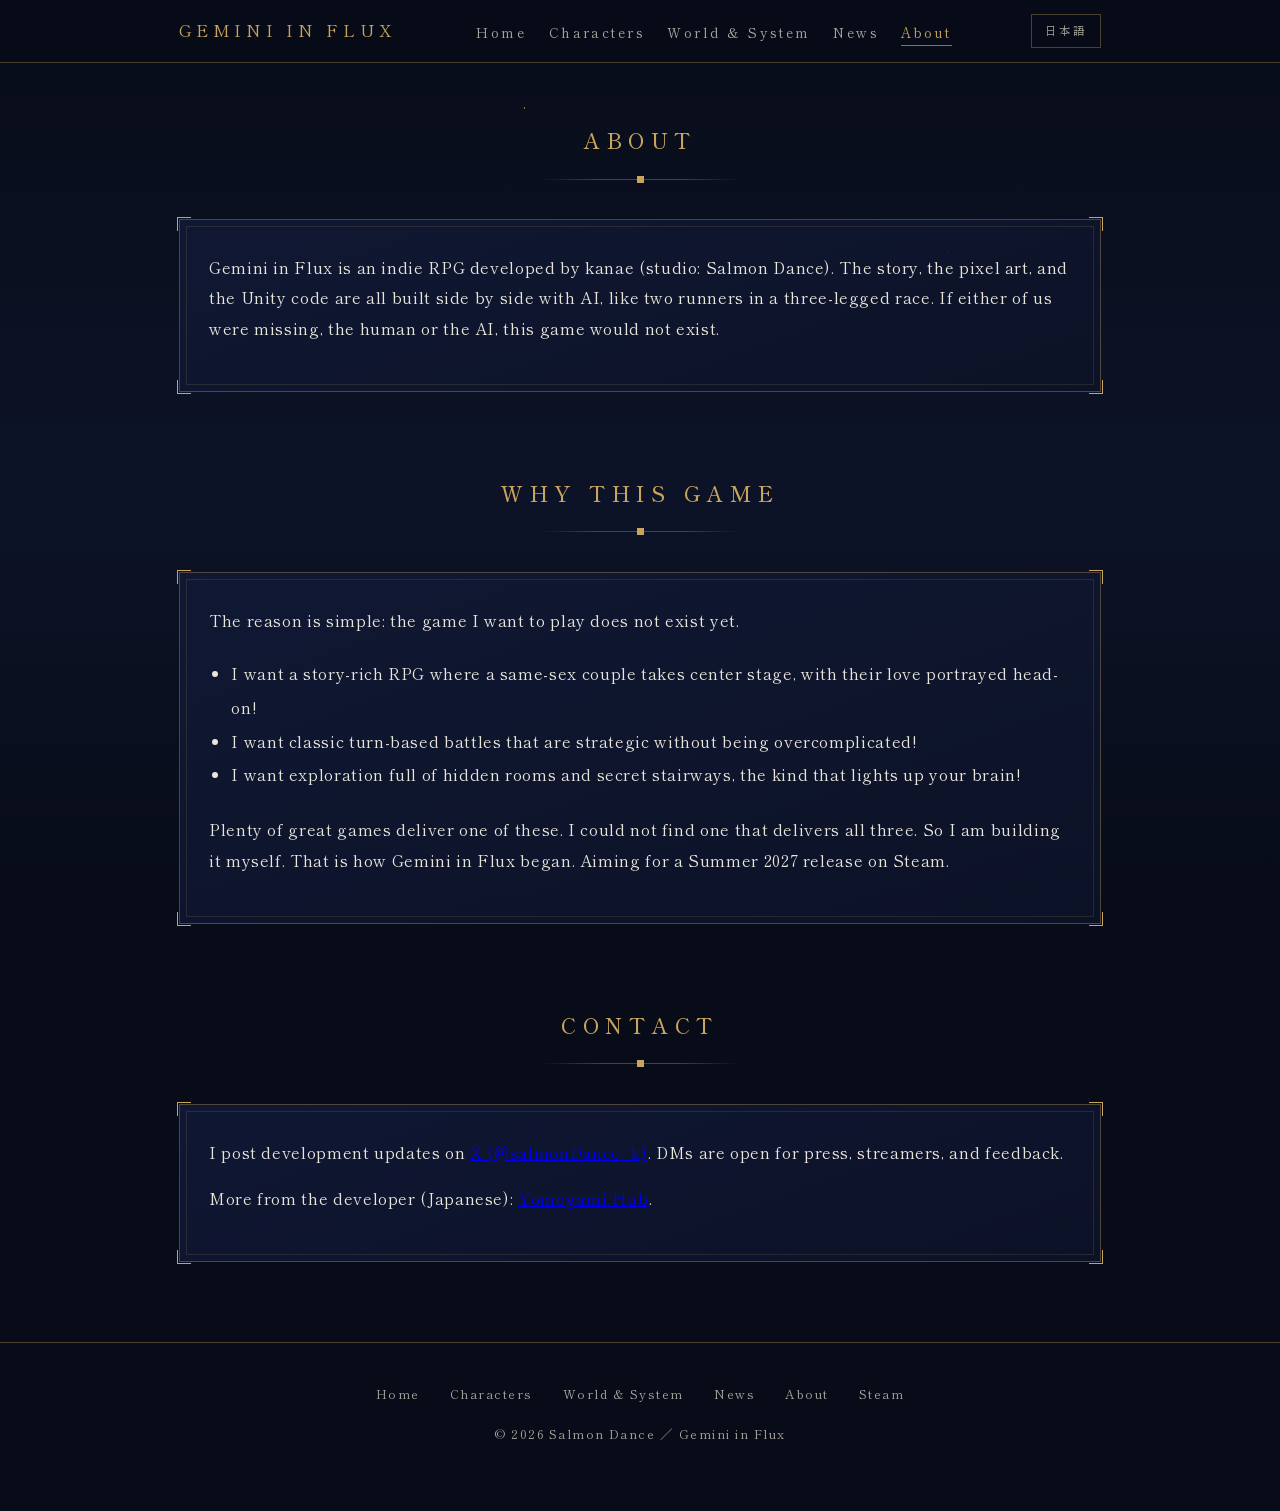
<file: en/about.html>
<!DOCTYPE html>
<html lang="en">
<head>
  <meta charset="UTF-8">
  <!-- Google Analytics (GA4) -->
  <script async src="https://www.googletagmanager.com/gtag/js?id=G-FMLRT0RCS9"></script>
  <script>
    window.dataLayer = window.dataLayer || [];
    function gtag(){dataLayer.push(arguments);}
    gtag('js', new Date());
    gtag('config', 'G-FMLRT0RCS9');
  </script>
  <meta name="viewport" content="width=device-width, initial-scale=1.0">
  <title>About | Gemini in Flux</title>
  <meta name="description" content="About the developer of Gemini in Flux: an indie RPG built side by side with AI by kanae (Salmon Dance).">
  <meta property="og:title" content="About | Gemini in Flux">
  <meta property="og:description" content="About the developer of Gemini in Flux: an indie RPG built side by side with AI by kanae (Salmon Dance).">
  <meta property="og:type" content="website">
  <meta property="og:url" content="https://gemini.yomolog.net/en/about.html">
  <meta property="og:image" content="https://gemini.yomolog.net/assets/og-image-20261026.jpg">
  <meta name="twitter:card" content="summary_large_image">
  <link rel="icon" href="data:image/svg+xml,%3Csvg xmlns='http://www.w3.org/2000/svg' viewBox='0 0 32 32'%3E%3Cpolygon points='16,2 30,10 30,24 16,32 2,24 2,10' fill='%23c9a45c'/%3E%3C/svg%3E">
  <link rel="preconnect" href="https://fonts.googleapis.com">
  <link rel="preconnect" href="https://fonts.gstatic.com" crossorigin>
  <link href="https://fonts.googleapis.com/css2?family=Shippori+Mincho:wght@400;500&display=swap" rel="stylesheet">
  <link rel="stylesheet" href="../css/style.css?v=20261026">
</head>
<body>
  <div class="starfield" aria-hidden="true"></div>

  <header>
    <div class="header-inner">
      <a class="site-title" href="index.html">GEMINI IN FLUX</a>
      <nav>
        <ul>
          <li><a href="index.html">Home</a></li>
          <li><a href="characters.html">Characters</a></li>
          <li><a href="world.html">World &amp; System</a></li>
          <li><a href="news.html">News</a></li>
          <li><a href="about.html" class="current">About</a></li>
        </ul>
      </nav>
      <a class="lang-switch" href="../about.html" lang="ja">日本語</a>
    </div>
  </header>

  <main>
    <section>
      <h2>ABOUT</h2>
      <div class="frame">
        <p>Gemini in Flux is an indie RPG developed by kanae (studio: Salmon Dance). The story, the pixel art, and the Unity code are all built side by side with AI, like two runners in a three-legged race. If either of us were missing, the human or the AI, this game would not exist.</p>
      </div>
    </section>

    <section>
      <h2>WHY THIS GAME</h2>
      <div class="frame">
        <p>The reason is simple: the game I want to play does not exist yet.</p>
        <ul style="margin: 1.4rem 0 1.4rem 1.4em; line-height: 2.1;">
          <li>I want a story-rich RPG where a same-sex couple takes center stage, with their love portrayed head-on!</li>
          <li>I want classic turn-based battles that are strategic without being overcomplicated!</li>
          <li>I want exploration full of hidden rooms and secret stairways, the kind that lights up your brain!</li>
        </ul>
        <p>Plenty of great games deliver one of these. I could not find one that delivers all three. So I am building it myself. That is how Gemini in Flux began. Aiming for a Summer 2027 release on Steam.</p>
      </div>
    </section>

    <section>
      <h2>CONTACT</h2>
      <div class="frame">
        <p>I post development updates on <a href="https://x.com/salmonDance_k" target="_blank" rel="noopener">X (@salmonDance_k)</a>. DMs are open for press, streamers, and feedback.</p>
        <p style="margin-top: 0.8rem;">More from the developer (Japanese): <a href="https://kanae-yomo-dev.github.io/" target="_blank" rel="noopener">Yomogami Hub</a>.</p>
      </div>
    </section>
  </main>

  <footer>
    <div class="foot-links">
      <a href="index.html">Home</a>
      <a href="characters.html">Characters</a>
      <a href="world.html">World &amp; System</a>
      <a href="news.html">News</a>
      <a href="about.html">About</a>
      <a href="https://store.steampowered.com/app/4764140/?utm_source=official_site&amp;utm_medium=footer_link&amp;utm_campaign=site_about&amp;utm_content=en" target="_blank" rel="noopener">Steam</a>
    </div>
    <p>&copy; 2026 Salmon Dance ／ Gemini in Flux</p>
  </footer>
</body>
</html>
</file>
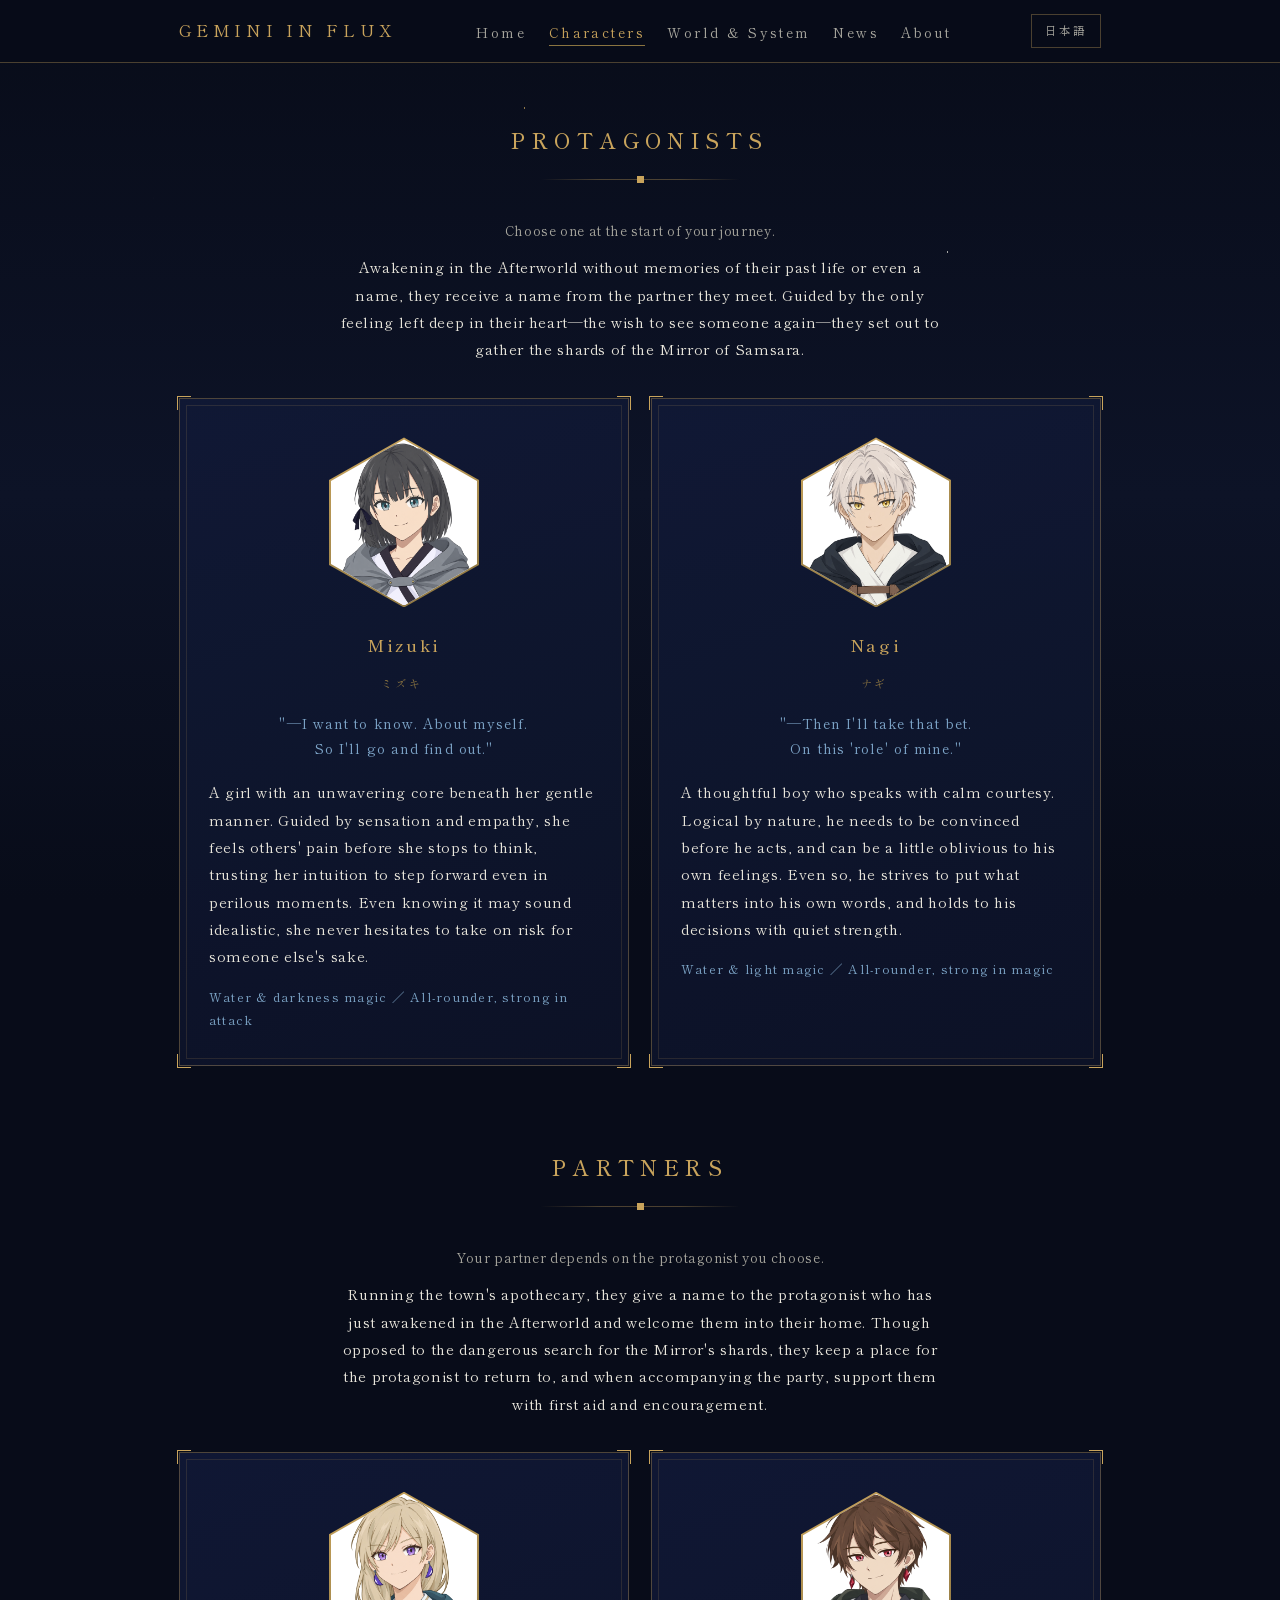
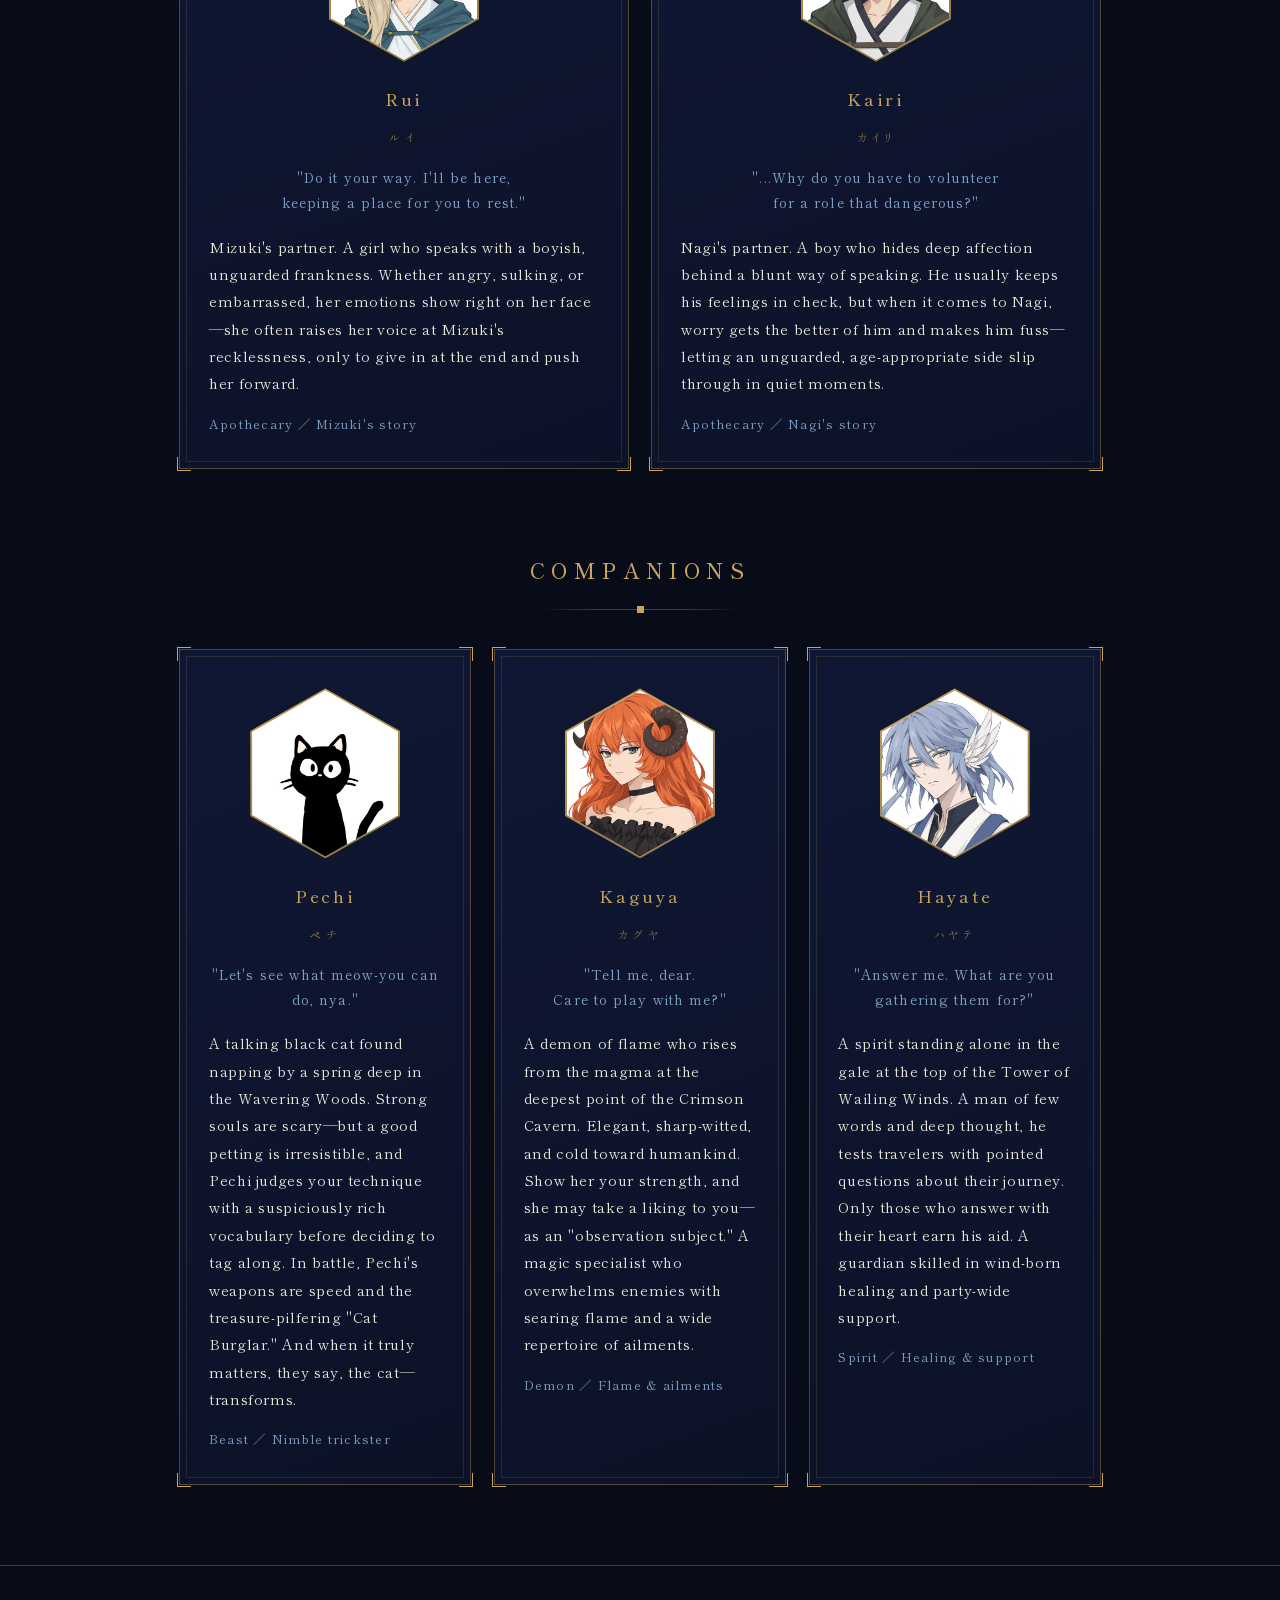
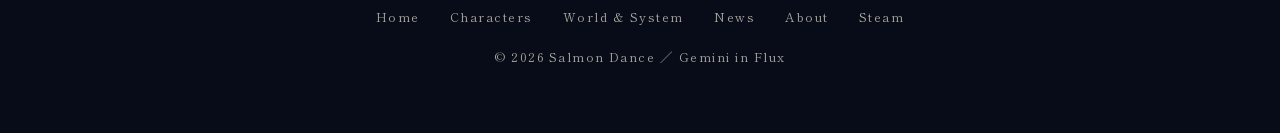
<file: en/characters.html>
<!DOCTYPE html>
<html lang="en">
<head>
  <meta charset="UTF-8">
  <!-- Google Analytics (GA4) -->
  <script async src="https://www.googletagmanager.com/gtag/js?id=G-FMLRT0RCS9"></script>
  <script>
    window.dataLayer = window.dataLayer || [];
    function gtag(){dataLayer.push(arguments);}
    gtag('js', new Date());
    gtag('config', 'G-FMLRT0RCS9');
  </script>
  <meta name="viewport" content="width=device-width, initial-scale=1.0">
  <title>Characters | Gemini in Flux</title>
  <meta name="description" content="The characters of Gemini in Flux: two protagonists, their partners, and the companions who join the journey through the Afterworld.">
  <meta property="og:title" content="Characters | Gemini in Flux">
  <meta property="og:description" content="The characters of Gemini in Flux: two protagonists, their partners, and the companions who join the journey through the Afterworld.">
  <meta property="og:type" content="website">
  <meta property="og:url" content="https://gemini.yomolog.net/en/characters.html">
  <meta property="og:image" content="https://gemini.yomolog.net/assets/og-image-20261026.jpg">
  <meta name="twitter:card" content="summary_large_image">
  <link rel="icon" href="data:image/svg+xml,%3Csvg xmlns='http://www.w3.org/2000/svg' viewBox='0 0 32 32'%3E%3Cpolygon points='16,2 30,10 30,24 16,32 2,24 2,10' fill='%23c9a45c'/%3E%3C/svg%3E">
  <link rel="preconnect" href="https://fonts.googleapis.com">
  <link rel="preconnect" href="https://fonts.gstatic.com" crossorigin>
  <link href="https://fonts.googleapis.com/css2?family=Shippori+Mincho:wght@400;500&display=swap" rel="stylesheet">
  <link rel="stylesheet" href="../css/style.css?v=20261027">
</head>
<body>
  <div class="starfield" aria-hidden="true"></div>

  <header>
    <div class="header-inner">
      <a class="site-title" href="index.html">GEMINI IN FLUX</a>
      <nav>
        <ul>
          <li><a href="index.html">Home</a></li>
          <li><a href="characters.html" class="current">Characters</a></li>
          <li><a href="world.html">World &amp; System</a></li>
          <li><a href="news.html">News</a></li>
          <li><a href="about.html">About</a></li>
        </ul>
      </nav>
      <a class="lang-switch" href="../characters.html" lang="ja">日本語</a>
    </div>
  </header>

  <main>
    <!-- Protagonists -->
    <section>
      <h2>PROTAGONISTS</h2>
      <div class="sec-lead">
        <p class="note">Choose one at the start of your journey.</p>
        <p>Awakening in the Afterworld without memories of their past life or even a name, they receive a name from the partner they meet. Guided by the only feeling left deep in their heart—the wish to see someone again—they set out to gather the shards of the Mirror of Samsara.</p>
      </div>
      <div class="grid">
        <div class="frame card">
          <div class="portrait"><img src="../assets/chara-mizuki-20261026.png" alt="Portrait of Mizuki"></div>
          <h3>Mizuki</h3>
          <span class="kana">ミズキ</span>
          <p class="quote">"—I want to know. About myself.<br>So I'll go and find out."</p>
          <p>A girl with an unwavering core beneath her gentle manner. Guided by sensation and empathy, she feels others' pain before she stops to think, trusting her intuition to step forward even in perilous moments. Even knowing it may sound idealistic, she never hesitates to take on risk for someone else's sake.</p>
          <p class="trait">Water &amp; darkness magic ／ All-rounder, strong in attack</p>
        </div>
        <div class="frame card">
          <div class="portrait"><img src="../assets/chara-nagi-20261026-v2.png" alt="Portrait of Nagi"></div>
          <h3>Nagi</h3>
          <span class="kana">ナギ</span>
          <p class="quote">"—Then I'll take that bet.<br>On this 'role' of mine."</p>
          <p>A thoughtful boy who speaks with calm courtesy. Logical by nature, he needs to be convinced before he acts, and can be a little oblivious to his own feelings. Even so, he strives to put what matters into his own words, and holds to his decisions with quiet strength.</p>
          <p class="trait">Water &amp; light magic ／ All-rounder, strong in magic</p>
        </div>
      </div>
    </section>

    <!-- Partners -->
    <section>
      <h2>PARTNERS</h2>
      <div class="sec-lead">
        <p class="note">Your partner depends on the protagonist you choose.</p>
        <p>Running the town's apothecary, they give a name to the protagonist who has just awakened in the Afterworld and welcome them into their home. Though opposed to the dangerous search for the Mirror's shards, they keep a place for the protagonist to return to, and when accompanying the party, support them with first aid and encouragement.</p>
      </div>
      <div class="grid">
        <div class="frame card">
          <div class="portrait"><img src="../assets/chara-rui-20261026.png" alt="Portrait of Rui"></div>
          <h3>Rui</h3>
          <span class="kana">ルイ</span>
          <p class="quote">"Do it your way. I'll be here,<br>keeping a place for you to rest."</p>
          <p>Mizuki's partner. A girl who speaks with a boyish, unguarded frankness. Whether angry, sulking, or embarrassed, her emotions show right on her face—she often raises her voice at Mizuki's recklessness, only to give in at the end and push her forward.</p>
          <p class="trait">Apothecary ／ Mizuki's story</p>
        </div>
        <div class="frame card">
          <div class="portrait"><img src="../assets/chara-kairi-20261026.png" alt="Portrait of Kairi"></div>
          <h3>Kairi</h3>
          <span class="kana">カイリ</span>
          <p class="quote">"...Why do you have to volunteer<br>for a role that dangerous?"</p>
          <p>Nagi's partner. A boy who hides deep affection behind a blunt way of speaking. He usually keeps his feelings in check, but when it comes to Nagi, worry gets the better of him and makes him fuss—letting an unguarded, age-appropriate side slip through in quiet moments.</p>
          <p class="trait">Apothecary ／ Nagi's story</p>
        </div>
      </div>
    </section>

    <!-- Companions -->
    <section>
      <h2>COMPANIONS</h2>
      <div class="grid">
        <div class="frame card">
          <div class="portrait"><img src="../assets/chara-pechi.jpg" alt="Portrait of Pechi"></div>
          <h3>Pechi</h3>
          <span class="kana">ペチ</span>
          <p class="quote">"Let's see what meow-you can do, nya."</p>
          <p>A talking black cat found napping by a spring deep in the Wavering Woods. Strong souls are scary—but a good petting is irresistible, and Pechi judges your technique with a suspiciously rich vocabulary before deciding to tag along. In battle, Pechi's weapons are speed and the treasure-pilfering "Cat Burglar." And when it truly matters, they say, the cat—transforms.</p>
          <p class="trait">Beast ／ Nimble trickster</p>
        </div>
        <div class="frame card">
          <div class="portrait"><img src="../assets/chara-kaguya-20261026.png" alt="Portrait of Kaguya"></div>
          <h3>Kaguya</h3>
          <span class="kana">カグヤ</span>
          <p class="quote">"Tell me, dear.<br>Care to play with me?"</p>
          <p>A demon of flame who rises from the magma at the deepest point of the Crimson Cavern. Elegant, sharp-witted, and cold toward humankind. Show her your strength, and she may take a liking to you—as an "observation subject." A magic specialist who overwhelms enemies with searing flame and a wide repertoire of ailments.</p>
          <p class="trait">Demon ／ Flame &amp; ailments</p>
        </div>
        <div class="frame card">
          <div class="portrait"><img src="../assets/chara-hayate-20261026.png" alt="Portrait of Hayate"></div>
          <h3>Hayate</h3>
          <span class="kana">ハヤテ</span>
          <p class="quote">"Answer me. What are you<br>gathering them for?"</p>
          <p>A spirit standing alone in the gale at the top of the Tower of Wailing Winds. A man of few words and deep thought, he tests travelers with pointed questions about their journey. Only those who answer with their heart earn his aid. A guardian skilled in wind-born healing and party-wide support.</p>
          <p class="trait">Spirit ／ Healing &amp; support</p>
        </div>
      </div>
    </section>
  </main>

  <footer>
    <div class="foot-links">
      <a href="index.html">Home</a>
      <a href="characters.html">Characters</a>
      <a href="world.html">World &amp; System</a>
      <a href="news.html">News</a>
      <a href="about.html">About</a>
      <a href="https://store.steampowered.com/app/4764140/?utm_source=official_site&amp;utm_medium=footer_link&amp;utm_campaign=site_characters&amp;utm_content=en" target="_blank" rel="noopener">Steam</a>
    </div>
    <p>&copy; 2026 Salmon Dance ／ Gemini in Flux</p>
  </footer>
</body>
</html>
</file>
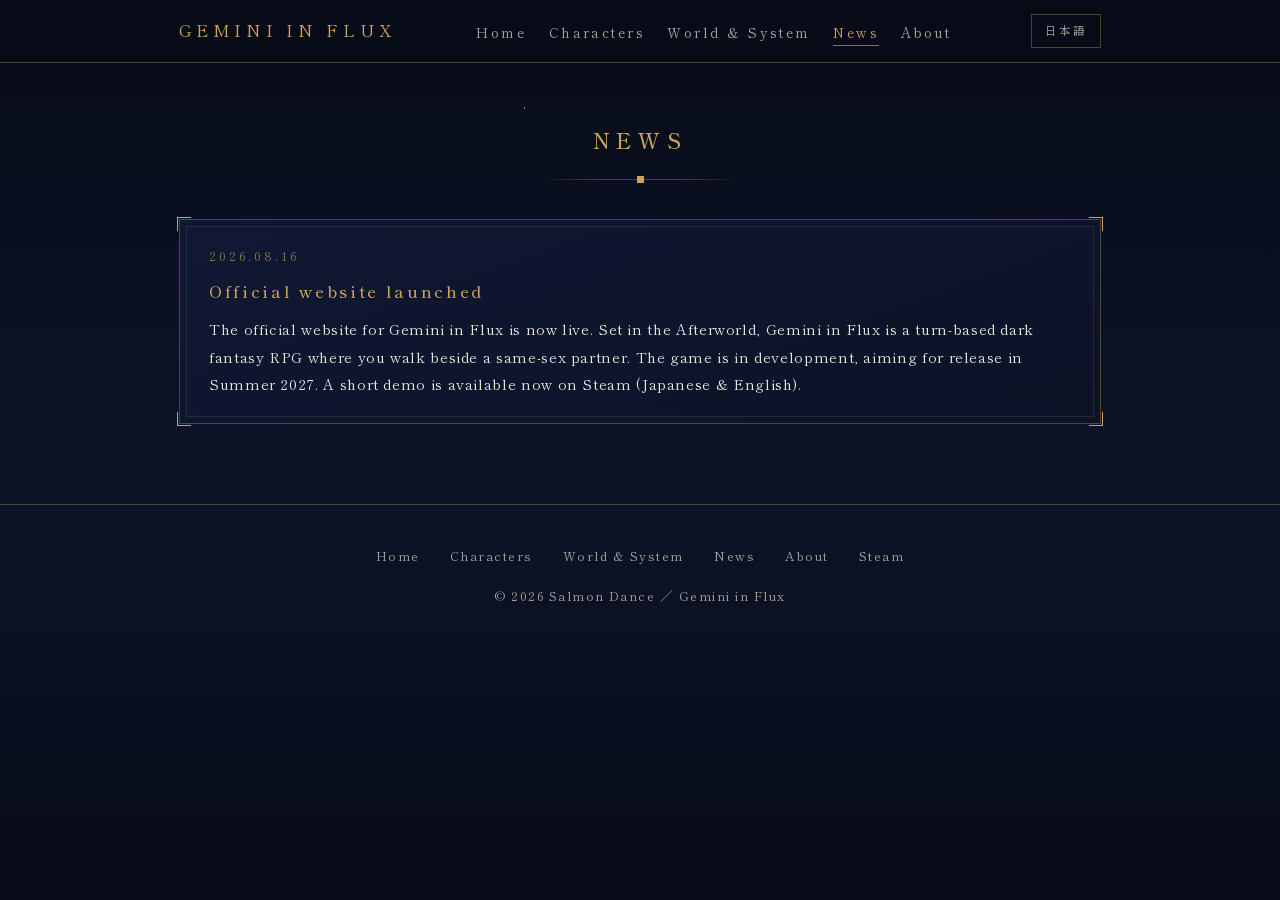
<file: en/news.html>
<!DOCTYPE html>
<html lang="en">
<head>
  <meta charset="UTF-8">
  <!-- Google Analytics (GA4) -->
  <script async src="https://www.googletagmanager.com/gtag/js?id=G-FMLRT0RCS9"></script>
  <script>
    window.dataLayer = window.dataLayer || [];
    function gtag(){dataLayer.push(arguments);}
    gtag('js', new Date());
    gtag('config', 'G-FMLRT0RCS9');
  </script>
  <meta name="viewport" content="width=device-width, initial-scale=1.0">
  <title>News | Gemini in Flux</title>
  <meta name="description" content="News and development updates for Gemini in Flux.">
  <meta property="og:title" content="News | Gemini in Flux">
  <meta property="og:description" content="News and development updates for Gemini in Flux.">
  <meta property="og:type" content="website">
  <meta property="og:url" content="https://gemini.yomolog.net/en/news.html">
  <meta property="og:image" content="https://gemini.yomolog.net/assets/og-image-20261026.jpg">
  <meta name="twitter:card" content="summary_large_image">
  <link rel="icon" href="data:image/svg+xml,%3Csvg xmlns='http://www.w3.org/2000/svg' viewBox='0 0 32 32'%3E%3Cpolygon points='16,2 30,10 30,24 16,32 2,24 2,10' fill='%23c9a45c'/%3E%3C/svg%3E">
  <link rel="preconnect" href="https://fonts.googleapis.com">
  <link rel="preconnect" href="https://fonts.gstatic.com" crossorigin>
  <link href="https://fonts.googleapis.com/css2?family=Shippori+Mincho:wght@400;500&display=swap" rel="stylesheet">
  <link rel="stylesheet" href="../css/style.css?v=20261026">
</head>
<body>
  <div class="starfield" aria-hidden="true"></div>

  <header>
    <div class="header-inner">
      <a class="site-title" href="index.html">GEMINI IN FLUX</a>
      <nav>
        <ul>
          <li><a href="index.html">Home</a></li>
          <li><a href="characters.html">Characters</a></li>
          <li><a href="world.html">World &amp; System</a></li>
          <li><a href="news.html" class="current">News</a></li>
          <li><a href="about.html">About</a></li>
        </ul>
      </nav>
      <a class="lang-switch" href="../news.html" lang="ja">日本語</a>
    </div>
  </header>

  <main>
    <section>
      <h2>NEWS</h2>

      <!-- Add new articles right below this line, newest first (.frame.news-item) -->
      <div class="frame news-item">
        <time datetime="2026-08-16">2026.08.16</time>
        <h3>Official website launched</h3>
        <p>
          The official website for Gemini in Flux is now live.
          Set in the Afterworld, Gemini in Flux is a turn-based dark fantasy RPG where you walk beside a same-sex partner.
          The game is in development, aiming for release in Summer 2027.
          A short demo is available now on Steam (Japanese &amp; English).
        </p>
      </div>

    </section>
  </main>

  <footer>
    <div class="foot-links">
      <a href="index.html">Home</a>
      <a href="characters.html">Characters</a>
      <a href="world.html">World &amp; System</a>
      <a href="news.html">News</a>
      <a href="about.html">About</a>
      <a href="https://store.steampowered.com/app/4764140/?utm_source=official_site&amp;utm_medium=footer_link&amp;utm_campaign=site_news&amp;utm_content=en" target="_blank" rel="noopener">Steam</a>
    </div>
    <p>&copy; 2026 Salmon Dance ／ Gemini in Flux</p>
  </footer>
</body>
</html>
</file>
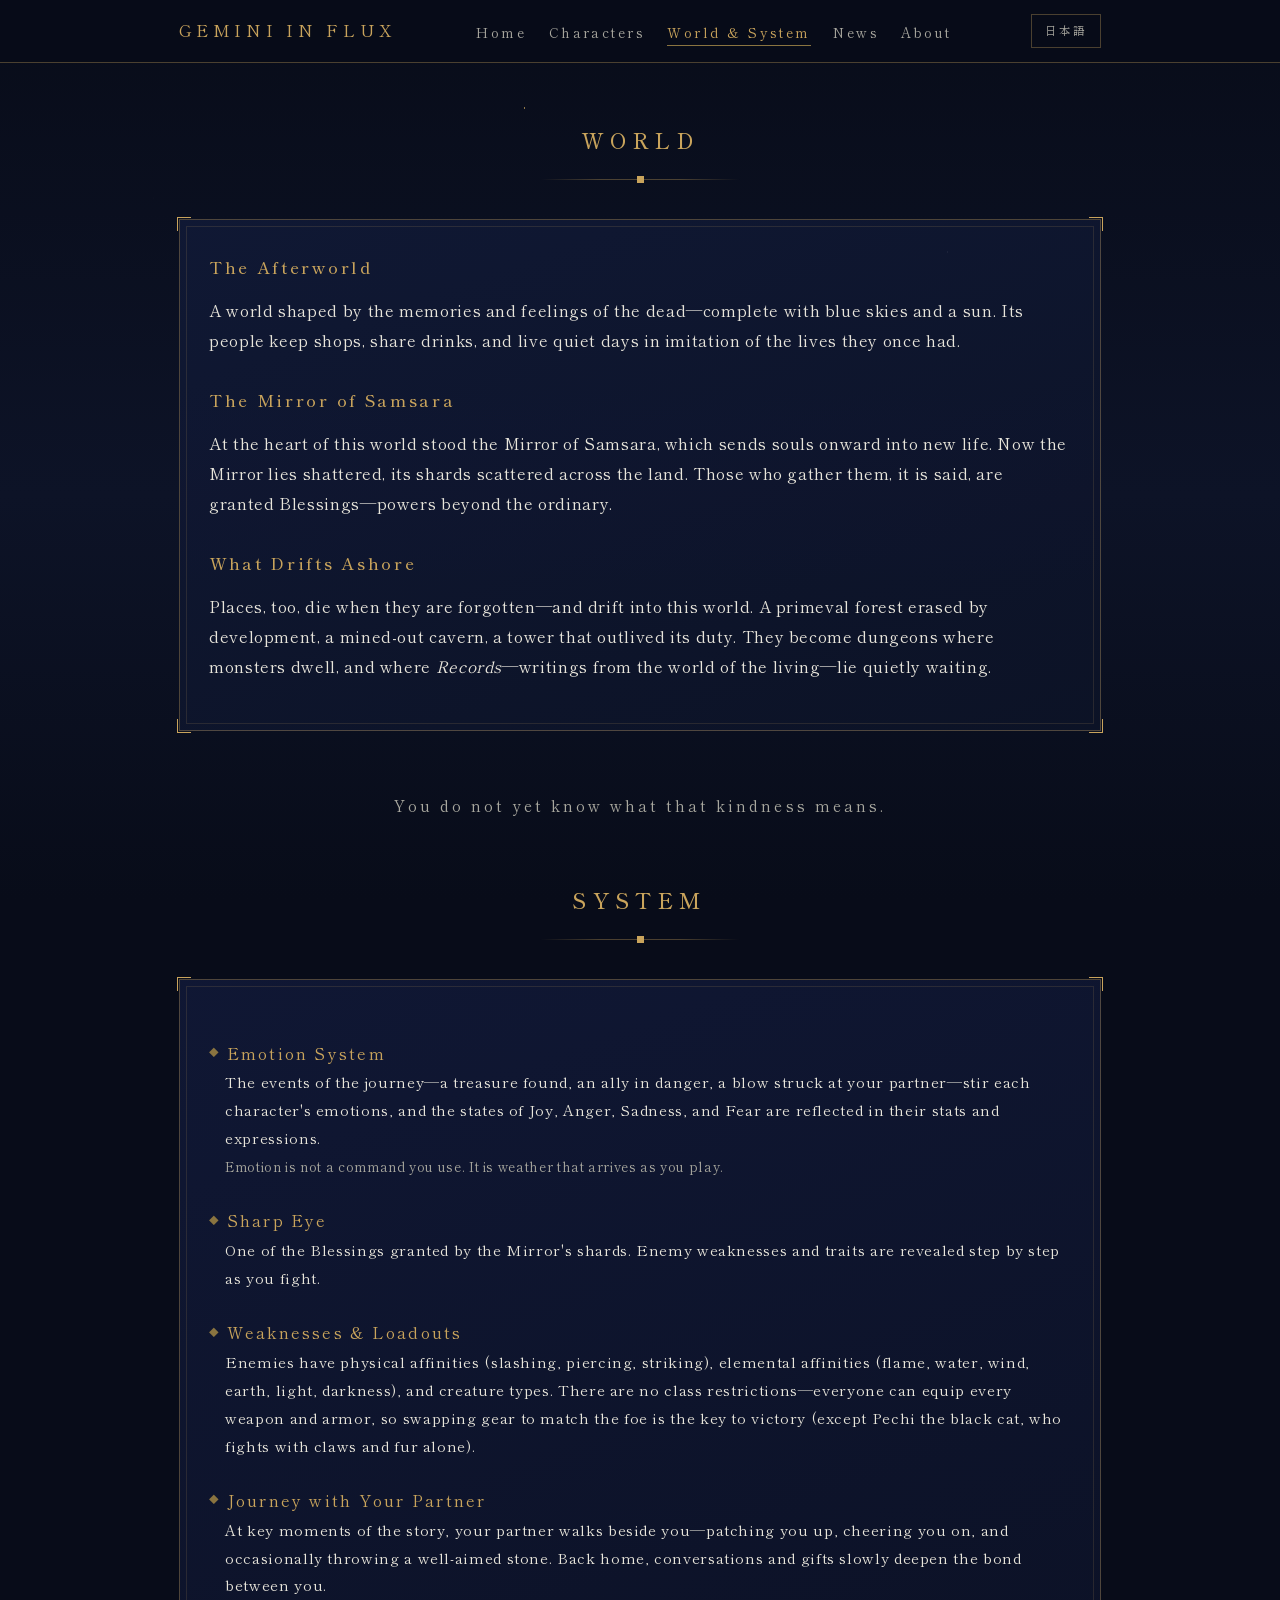
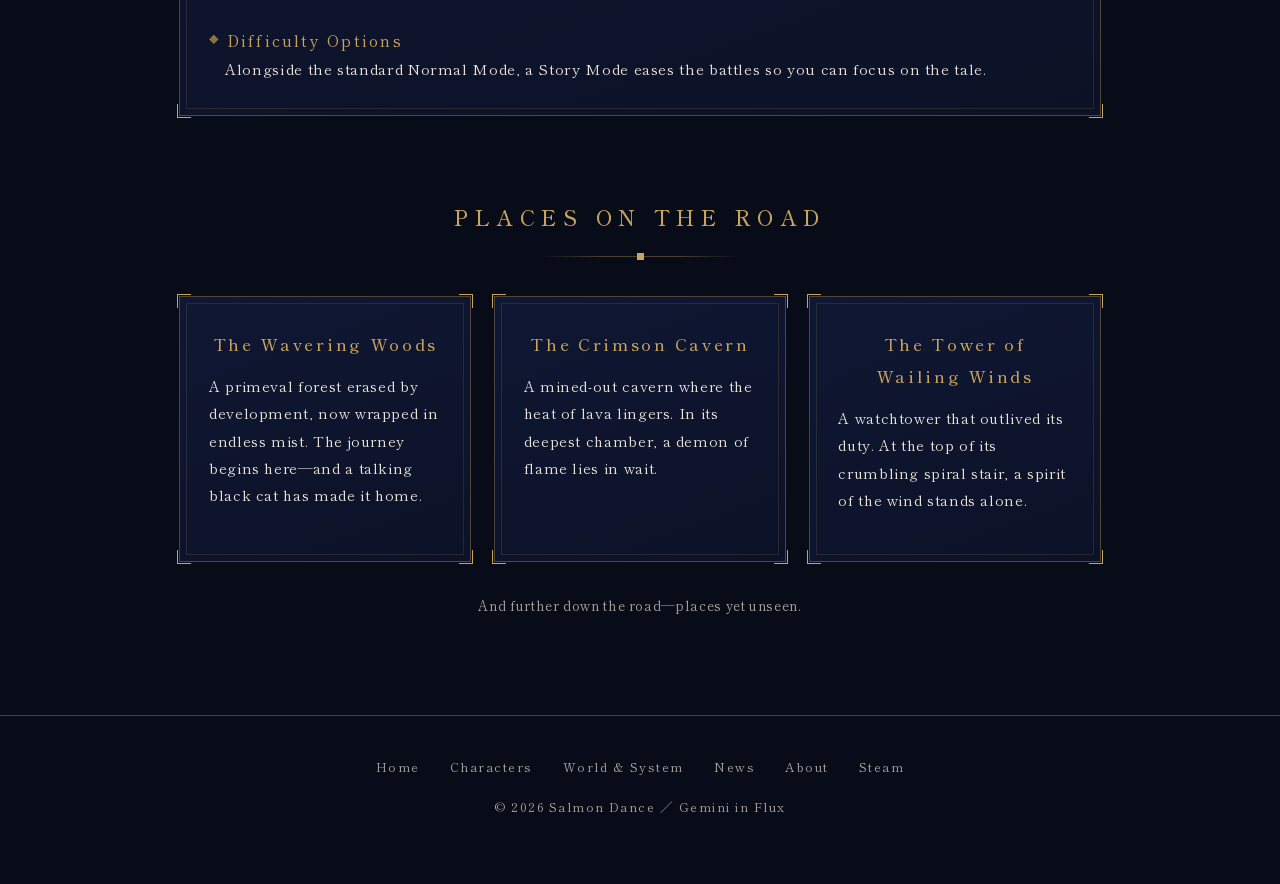
<file: en/world.html>
<!DOCTYPE html>
<html lang="en">
<head>
  <meta charset="UTF-8">
  <!-- Google Analytics (GA4) -->
  <script async src="https://www.googletagmanager.com/gtag/js?id=G-FMLRT0RCS9"></script>
  <script>
    window.dataLayer = window.dataLayer || [];
    function gtag(){dataLayer.push(arguments);}
    gtag('js', new Date());
    gtag('config', 'G-FMLRT0RCS9');
  </script>
  <meta name="viewport" content="width=device-width, initial-scale=1.0">
  <title>World &amp; System | Gemini in Flux</title>
  <meta name="description" content="The world and game systems of Gemini in Flux: the Afterworld shaped by the memories of the dead, and battles where emotion becomes power.">
  <meta property="og:title" content="World &amp; System | Gemini in Flux">
  <meta property="og:description" content="The world and game systems of Gemini in Flux: the Afterworld shaped by the memories of the dead, and battles where emotion becomes power.">
  <meta property="og:type" content="website">
  <meta property="og:url" content="https://gemini.yomolog.net/en/world.html">
  <meta property="og:image" content="https://gemini.yomolog.net/assets/og-image-20261026.jpg">
  <meta name="twitter:card" content="summary_large_image">
  <link rel="icon" href="data:image/svg+xml,%3Csvg xmlns='http://www.w3.org/2000/svg' viewBox='0 0 32 32'%3E%3Cpolygon points='16,2 30,10 30,24 16,32 2,24 2,10' fill='%23c9a45c'/%3E%3C/svg%3E">
  <link rel="preconnect" href="https://fonts.googleapis.com">
  <link rel="preconnect" href="https://fonts.gstatic.com" crossorigin>
  <link href="https://fonts.googleapis.com/css2?family=Shippori+Mincho:wght@400;500&display=swap" rel="stylesheet">
  <link rel="stylesheet" href="../css/style.css?v=20261026">
</head>
<body>
  <div class="starfield" aria-hidden="true"></div>

  <header>
    <div class="header-inner">
      <a class="site-title" href="index.html">GEMINI IN FLUX</a>
      <nav>
        <ul>
          <li><a href="index.html">Home</a></li>
          <li><a href="characters.html">Characters</a></li>
          <li><a href="world.html" class="current">World &amp; System</a></li>
          <li><a href="news.html">News</a></li>
          <li><a href="about.html">About</a></li>
        </ul>
      </nav>
      <a class="lang-switch" href="../world.html" lang="ja">日本語</a>
    </div>
  </header>

  <main>
    <!-- World -->
    <section>
      <h2>WORLD</h2>
      <div class="frame">
        <h3>The Afterworld</h3>
        <p>
          A world shaped by the memories and feelings of the dead—complete with blue skies and a sun.
          Its people keep shops, share drinks, and live quiet days in imitation of the lives they once had.
        </p>
        <h3 style="margin-top:1.8rem;">The Mirror of Samsara</h3>
        <p>
          At the heart of this world stood the Mirror of Samsara, which sends souls onward into new life.
          Now the Mirror lies shattered, its shards scattered across the land.
          Those who gather them, it is said, are granted Blessings—powers beyond the ordinary.
        </p>
        <h3 style="margin-top:1.8rem;">What Drifts Ashore</h3>
        <p>
          Places, too, die when they are forgotten—and drift into this world.
          A primeval forest erased by development, a mined-out cavern, a tower that outlived its duty.
          They become dungeons where monsters dwell, and where <em>Records</em>—writings from the world
          of the living—lie quietly waiting.
        </p>
      </div>
    </section>

    <blockquote>
      You do not yet know what that kindness means.
    </blockquote>

    <!-- System -->
    <section>
      <h2>SYSTEM</h2>
      <div class="frame">
        <dl class="sys-list">
          <dt>Emotion System</dt>
          <dd>
            The events of the journey—a treasure found, an ally in danger, a blow struck at your partner—stir
            each character's emotions, and the states of Joy, Anger, Sadness, and Fear are reflected in
            their stats and expressions.
            <span class="note">Emotion is not a command you use. It is weather that arrives as you play.</span>
          </dd>
          <dt>Sharp Eye</dt>
          <dd>
            One of the Blessings granted by the Mirror's shards. Enemy weaknesses and traits are revealed
            step by step as you fight.
          </dd>
          <dt>Weaknesses &amp; Loadouts</dt>
          <dd>
            Enemies have physical affinities (slashing, piercing, striking), elemental affinities
            (flame, water, wind, earth, light, darkness), and creature types.
            There are no class restrictions—everyone can equip every weapon and armor, so swapping gear to match the foe is the key to victory (except Pechi the black cat, who fights with claws and fur alone).
          </dd>
          <dt>Journey with Your Partner</dt>
          <dd>
            At key moments of the story, your partner walks beside you—patching you up, cheering you on,
            and occasionally throwing a well-aimed stone. Back home, conversations and gifts slowly deepen
            the bond between you.
          </dd>
          <dt>Difficulty Options</dt>
          <dd>
            Alongside the standard Normal Mode, a Story Mode eases the battles so you can focus on the tale.
          </dd>
        </dl>
      </div>
    </section>

    <!-- Dungeons -->
    <section>
      <h2>PLACES ON THE ROAD</h2>
      <div class="grid">
        <div class="frame card">
          <h3>The Wavering Woods</h3>
          <p>A primeval forest erased by development, now wrapped in endless mist. The journey begins here—and a talking black cat has made it home.</p>
        </div>
        <div class="frame card">
          <h3>The Crimson Cavern</h3>
          <p>A mined-out cavern where the heat of lava lingers. In its deepest chamber, a demon of flame lies in wait.</p>
        </div>
        <div class="frame card">
          <h3>The Tower of Wailing Winds</h3>
          <p>A watchtower that outlived its duty. At the top of its crumbling spiral stair, a spirit of the wind stands alone.</p>
        </div>
      </div>
      <p class="note" style="text-align:center; margin-top:2rem;">And further down the road—places yet unseen.</p>
    </section>
  </main>

  <footer>
    <div class="foot-links">
      <a href="index.html">Home</a>
      <a href="characters.html">Characters</a>
      <a href="world.html">World &amp; System</a>
      <a href="news.html">News</a>
      <a href="about.html">About</a>
      <a href="https://store.steampowered.com/app/4764140/?utm_source=official_site&amp;utm_medium=footer_link&amp;utm_campaign=site_world&amp;utm_content=en" target="_blank" rel="noopener">Steam</a>
    </div>
    <p>&copy; 2026 Salmon Dance ／ Gemini in Flux</p>
  </footer>
</body>
</html>
</file>
<file: css/style.css>
/* =============================================================
   『流転のジェミニ』公式サイト 共通スタイル
   デザイン方針: Docs/05_アート/アート方針ブレスト_2026-08-16.md
   - 紺×金の星図 / 幾何学枠 / 静謐（色数を抑える）
   - 枠＝無機質で規則的、中身＝表情（ステンドグラス構造）
   ============================================================= */

:root {
  /* 色数は少なく: 紺・金・ガラスの白・差し色少々 */
  --navy-deep: #080c19;
  /* 夜空の底 */
  --navy: #0d1327;
  /* 基本背景 */
  --navy-panel: #111936;
  /* パネル背景 */
  --gold: #c9a45c;
  /* 金属線の金 */
  --gold-dim: #8a7440;
  /* 落ち着いた金 */
  --glass: #e9e6dc;
  /* ガラスの白（本文） */
  --glass-dim: #a9a89f;
  /* 補足テキスト */
  --water: #7ea6c9;
  /* 差し色: 水 */
  --line: rgba(201, 164, 92, 0.35);
  /* 罫線用の薄い金 */
}

* {
  margin: 0;
  padding: 0;
  box-sizing: border-box;
}

html {
  scroll-behavior: smooth;
}

body {
  background: var(--navy-deep);
  color: var(--glass);
  font-family: "Shippori Mincho", "Hiragino Mincho ProN", "Yu Mincho", serif;
  line-height: 1.9;
  letter-spacing: 0.04em;
  font-feature-settings: "palt";
}

/* --- 星図背景（CSSのみ・静かな瞬き） ------------------------ */
.starfield {
  position: fixed;
  inset: 0;
  z-index: -1;
  background:
    radial-gradient(1px 1px at 12% 22%, rgba(233, 230, 220, .8) 50%, transparent 51%),
    radial-gradient(1px 1px at 28% 68%, rgba(233, 230, 220, .5) 50%, transparent 51%),
    radial-gradient(1.5px 1.5px at 41% 12%, rgba(201, 164, 92, .7) 50%, transparent 51%),
    radial-gradient(1px 1px at 55% 45%, rgba(233, 230, 220, .6) 50%, transparent 51%),
    radial-gradient(1px 1px at 67% 81%, rgba(126, 166, 201, .6) 50%, transparent 51%),
    radial-gradient(1.5px 1.5px at 74% 28%, rgba(233, 230, 220, .7) 50%, transparent 51%),
    radial-gradient(1px 1px at 86% 58%, rgba(201, 164, 92, .5) 50%, transparent 51%),
    radial-gradient(1px 1px at 93% 15%, rgba(233, 230, 220, .5) 50%, transparent 51%),
    radial-gradient(1px 1px at 8% 88%, rgba(126, 166, 201, .5) 50%, transparent 51%),
    radial-gradient(1px 1px at 48% 92%, rgba(233, 230, 220, .4) 50%, transparent 51%),
    linear-gradient(180deg, var(--navy-deep) 0%, var(--navy) 55%, var(--navy-deep) 100%);
}

/* --- ヘッダー ------------------------------------------------ */
header {
  border-bottom: 1px solid var(--line);
  background: rgba(8, 12, 25, 0.82);
  backdrop-filter: blur(6px);
  position: sticky;
  top: 0;
  z-index: 10;
}

.header-inner {
  max-width: 960px;
  margin: 0 auto;
  padding: 0.9rem 1.2rem;
  display: flex;
  align-items: center;
  justify-content: space-between;
  flex-wrap: wrap;
  gap: 0.6rem;
}

.site-title {
  font-size: 1.05rem;
  letter-spacing: 0.28em;
  color: var(--gold);
  text-decoration: none;
  white-space: nowrap;
}

nav ul {
  display: flex;
  gap: 1.4rem;
  list-style: none;
}

nav a {
  color: var(--glass-dim);
  text-decoration: none;
  font-size: 0.85rem;
  letter-spacing: 0.18em;
  padding-bottom: 0.2rem;
  border-bottom: 1px solid transparent;
  transition: color 0.3s, border-color 0.3s;
}

nav a:hover,
nav a.current {
  color: var(--gold);
  border-bottom-color: var(--gold-dim);
}

/* 言語切り替え（JA⇄EN） */
.lang-switch {
  font-size: 0.72rem;
  letter-spacing: 0.18em;
  color: var(--glass-dim);
  text-decoration: none;
  border: 1px solid var(--line);
  padding: 0.3rem 0.8rem;
  white-space: nowrap;
  transition: color 0.3s, border-color 0.3s;
}

.lang-switch:hover {
  color: var(--gold);
  border-color: var(--gold);
}

/* --- レイアウト ---------------------------------------------- */
main {
  max-width: 960px;
  margin: 0 auto;
  padding: 3.5rem 1.2rem 5rem;
}

section+section {
  margin-top: 5rem;
}

/* 見出し: 幾何学の水平線と菱形で飾る */
h2 {
  font-size: 1.35rem;
  font-weight: 500;
  letter-spacing: 0.3em;
  color: var(--gold);
  text-align: center;
  margin-bottom: 2.2rem;
}

h2::after {
  content: "";
  display: block;
  width: 200px;
  height: 9px;
  margin: 0.9rem auto 0;
  background:
    linear-gradient(90deg, transparent 0, var(--line) 30%, var(--line) 70%, transparent 100%) center / 100% 1px no-repeat,
    conic-gradient(from 45deg, var(--gold) 0 100%) center / 7px 7px no-repeat;
  transform-origin: center;
}

h3 {
  font-size: 1.05rem;
  font-weight: 500;
  letter-spacing: 0.16em;
  color: var(--gold);
  margin-bottom: 0.7rem;
}

p {
  margin-bottom: 1rem;
}

.note {
  color: var(--glass-dim);
  font-size: 0.82rem;
}

.sec-lead {
  max-width: 42em;
  margin: 0 auto 2.2rem;
  text-align: center;
  font-size: 0.9rem;
}

.sec-lead p {
  margin-bottom: 0.6rem;
}

.sec-lead p:last-child {
  margin-bottom: 0;
}

/* --- 幾何学枠パネル（鏡の枠モチーフ） ----------------------- */
/* 外周の細い金線＋四隅の切り込み。中身が表情を持つ */
.frame {
  position: relative;
  border: 1px solid var(--line);
  background: linear-gradient(160deg, rgba(17, 25, 54, .92), rgba(13, 19, 39, .92));
  padding: 2rem 1.8rem;
}

.frame::before {
  content: "";
  position: absolute;
  inset: 6px;
  border: 1px solid rgba(201, 164, 92, 0.15);
  pointer-events: none;
}

/* 四隅の金の留め（幾何学アクセント） */
.frame::after {
  content: "";
  position: absolute;
  inset: -3px;
  pointer-events: none;
  background:
    linear-gradient(var(--gold), var(--gold)) top left / 14px 1px,
    linear-gradient(var(--gold), var(--gold)) top left / 1px 14px,
    linear-gradient(var(--gold), var(--gold)) top right / 14px 1px,
    linear-gradient(var(--gold), var(--gold)) top right / 1px 14px,
    linear-gradient(var(--gold), var(--gold)) bottom left / 14px 1px,
    linear-gradient(var(--gold), var(--gold)) bottom left / 1px 14px,
    linear-gradient(var(--gold), var(--gold)) bottom right / 14px 1px,
    linear-gradient(var(--gold), var(--gold)) bottom right / 1px 14px;
  background-repeat: no-repeat;
}

/* --- ヒーロー（トップページ） -------------------------------- */
.hero {
  min-height: 66vh;
  display: flex;
  flex-direction: column;
  align-items: center;
  justify-content: center;
  text-align: center;
  padding: 4.5rem 1rem 3rem;
}

/* キービジュアル敷き（クリーン版の上にHTMLでタイトルを重ねる） */
.hero-kv {
  min-height: 78vh;
  margin: 0 calc(50% - 50vw);
  /* mainの幅制限を破って全幅に */
  padding-left: 1rem;
  padding-right: 1rem;
  background:
    linear-gradient(180deg,
      rgba(8, 12, 25, 0.50) 0%,
      rgba(8, 12, 25, 0.28) 40%,
      rgba(8, 12, 25, 0.55) 78%,
      var(--navy-deep) 100%),
    url("../assets/main-visual-20261026.jpg") center 32% / cover no-repeat;
}

.hero-kv h1,
.hero-kv .catchcopy {
  text-shadow: 0 0 18px rgba(8, 12, 25, 0.95), 0 2px 10px rgba(8, 12, 25, 0.9);
}

.hero-kv .lead {
  color: var(--glass);
  text-shadow: 0 0 12px rgba(8, 12, 25, 0.95), 0 1px 6px rgba(8, 12, 25, 0.9);
}

.hero-latin {
  font-size: 0.72rem;
  letter-spacing: 0.6em;
  color: var(--gold-dim);
  margin-bottom: 1.4rem;
}

.hero h1 {
  font-size: clamp(2.4rem, 7vw, 4rem);
  font-weight: 500;
  letter-spacing: 0.22em;
  color: var(--glass);
  text-shadow: 0 0 32px rgba(126, 166, 201, 0.35);
  margin-bottom: 1.6rem;
}

.hero .catchcopy {
  font-size: clamp(1.05rem, 3vw, 1.35rem);
  letter-spacing: 0.3em;
  color: var(--gold);
  margin-bottom: 2.2rem;
}

.hero .lead {
  max-width: 34em;
  color: var(--glass-dim);
  font-size: 0.95rem;
  margin-bottom: 2.8rem;
}

/* 文節の途中で折り返させない（改行は.nobr同士の境界でのみ発生） */
.nobr {
  display: inline-block;
}

.hero-meta {
  font-size: 0.8rem;
  letter-spacing: 0.2em;
  color: var(--glass-dim);
  margin-top: 2.2rem;
}

/* 鏡のかけらの装飾（六角形＝ムードボードの六角鏡） */
.shard {
  width: 54px;
  height: 62px;
  margin: 0 auto 2rem;
  clip-path: polygon(50% 0, 100% 25%, 100% 75%, 50% 100%, 0 75%, 0 25%);
  background: linear-gradient(150deg, rgba(233, 230, 220, .85), rgba(126, 166, 201, .55) 45%, rgba(13, 19, 39, .9));
  box-shadow: 0 0 40px rgba(126, 166, 201, 0.45);
}

/* --- ボタン -------------------------------------------------- */
.btn {
  display: inline-block;
  padding: 0.85rem 2.6rem;
  border: 1px solid var(--gold);
  color: var(--gold);
  text-decoration: none;
  letter-spacing: 0.25em;
  font-size: 0.95rem;
  background: rgba(201, 164, 92, 0.05);
  transition: background 0.3s, color 0.3s;
}

.btn:hover {
  background: var(--gold);
  color: var(--navy-deep);
}

.btn-sub {
  border-color: var(--glass-dim);
  color: var(--glass-dim);
}

.btn-sub:hover {
  background: var(--glass-dim);
  color: var(--navy-deep);
}

/* --- カードグリッド ------------------------------------------ */
.grid {
  display: grid;
  gap: 1.4rem;
  grid-template-columns: repeat(auto-fit, minmax(260px, 1fr));
}

.card h3 {
  text-align: center;
}

.card .kana {
  display: block;
  text-align: center;
  font-size: 0.68rem;
  letter-spacing: 0.42em;
  color: var(--gold-dim);
  margin-bottom: 1.1rem;
}

.card p {
  font-size: 0.9rem;
  color: var(--glass);
}

/* キャラの一言（シナリオからの引用） */
.card .quote {
  text-align: center;
  color: var(--water);
  font-size: 0.86rem;
  letter-spacing: 0.08em;
  line-height: 1.8;
  margin-bottom: 1.1rem;
}

.card .trait {
  font-size: 0.78rem;
  color: var(--water);
  letter-spacing: 0.1em;
  margin-top: 0.6rem;
  margin-bottom: 0;
}

/* キャラ肖像（六角形＝鏡のかけら型。金線の枠に肖像をはめ込む） */
.portrait {
  width: 150px;
  height: 170px;
  margin: 0.4rem auto 1.4rem;
  clip-path: polygon(50% 0, 100% 25%, 100% 75%, 50% 100%, 0 75%, 0 25%);
  background: linear-gradient(160deg, var(--gold), var(--gold-dim));
  display: flex;
  align-items: center;
  justify-content: center;
}

.portrait img {
  background: #fff;
  width: calc(100% - 4px);
  height: calc(100% - 4px);
  clip-path: polygon(50% 0, 100% 25%, 100% 75%, 50% 100%, 0 75%, 0 25%);
  object-fit: cover;
  object-position: center 30%;
  display: block;
}

/* キャラの紋（画像が用意できるまでの幾何学メダリオン） */
.sigil {
  width: 72px;
  height: 72px;
  margin: 0.4rem auto 1.2rem;
  border: 1px solid var(--line);
  transform: rotate(45deg);
  display: flex;
  align-items: center;
  justify-content: center;
}

.sigil span {
  transform: rotate(-45deg);
  font-size: 1.5rem;
  color: var(--gold);
}

/* --- 定義リスト（システム紹介） ------------------------------ */
.sys-list dt {
  color: var(--gold);
  letter-spacing: 0.14em;
  margin-top: 1.6rem;
  padding-left: 1.1em;
  position: relative;
}

.sys-list dt::before {
  content: "◆";
  position: absolute;
  left: 0;
  font-size: 0.6em;
  top: 0.55em;
  color: var(--gold-dim);
}

.sys-list dd {
  margin-left: 1.1em;
  font-size: 0.92rem;
  color: var(--glass);
}

.sys-list dd .note {
  display: block;
  margin-top: 0.2rem;
}

/* --- ニュース ------------------------------------------------ */
.news-item {
  padding: 1.6rem 1.8rem;
}

.news-item+.news-item {
  margin-top: 1.2rem;
}

.news-item time {
  font-size: 0.78rem;
  letter-spacing: 0.24em;
  color: var(--gold-dim);
  display: block;
  margin-bottom: 0.4rem;
}

.news-item h3 {
  margin-bottom: 0.5rem;
}

.news-item p {
  font-size: 0.9rem;
  margin-bottom: 0;
}

/* --- リンク集（外部サービスへの導線カード） ------------------ */
.link-grid {
  grid-template-columns: repeat(auto-fit, minmax(240px, 1fr));
}

.link-card {
  display: block;
  padding: 1.2rem 1.4rem;
  text-decoration: none;
  transition: background 0.3s;
}

.link-card:hover {
  background: rgba(201, 164, 92, 0.10);
}

.link-card .link-name {
  display: block;
  color: var(--gold);
  letter-spacing: 0.16em;
  margin-bottom: 0.3rem;
}

.link-card .link-name::after {
  content: "↗";
  font-size: 0.8em;
  margin-left: 0.5em;
  color: var(--gold-dim);
}

.link-card .link-desc {
  display: block;
  color: var(--glass-dim);
  font-size: 0.82rem;
  line-height: 1.7;
}

/* --- 区切りの星座線（セクション間の静かな装飾） -------------- */
.constellation {
  display: block;
  margin: 4.5rem auto 0;
  opacity: 0.6;
}

/* --- 引用（章の言葉など第1層の雰囲気テキスト） --------------- */
blockquote {
  text-align: center;
  color: var(--glass-dim);
  letter-spacing: 0.2em;
  font-size: 0.95rem;
  line-height: 2.4;
  margin: 3.5rem 0;
}

/* --- フッター ------------------------------------------------ */
footer {
  border-top: 1px solid var(--line);
  padding: 2.5rem 1.2rem 3rem;
  text-align: center;
  color: var(--glass-dim);
  font-size: 0.78rem;
  letter-spacing: 0.12em;
}

footer .foot-links {
  margin-bottom: 1rem;
}

footer .foot-links a {
  color: var(--glass-dim);
  margin: 0 0.8rem;
  text-decoration: none;
}

footer .foot-links a:hover {
  color: var(--gold);
}

/* --- レスポンシブ -------------------------------------------- */
@media (max-width: 600px) {
  .header-inner {
    justify-content: center;
  }

  nav ul {
    gap: 1rem;
    flex-wrap: wrap;
    justify-content: center;
  }

  .hero {
    min-height: 55vh;
  }

  .frame {
    padding: 1.6rem 1.2rem;
  }
}
</file>
